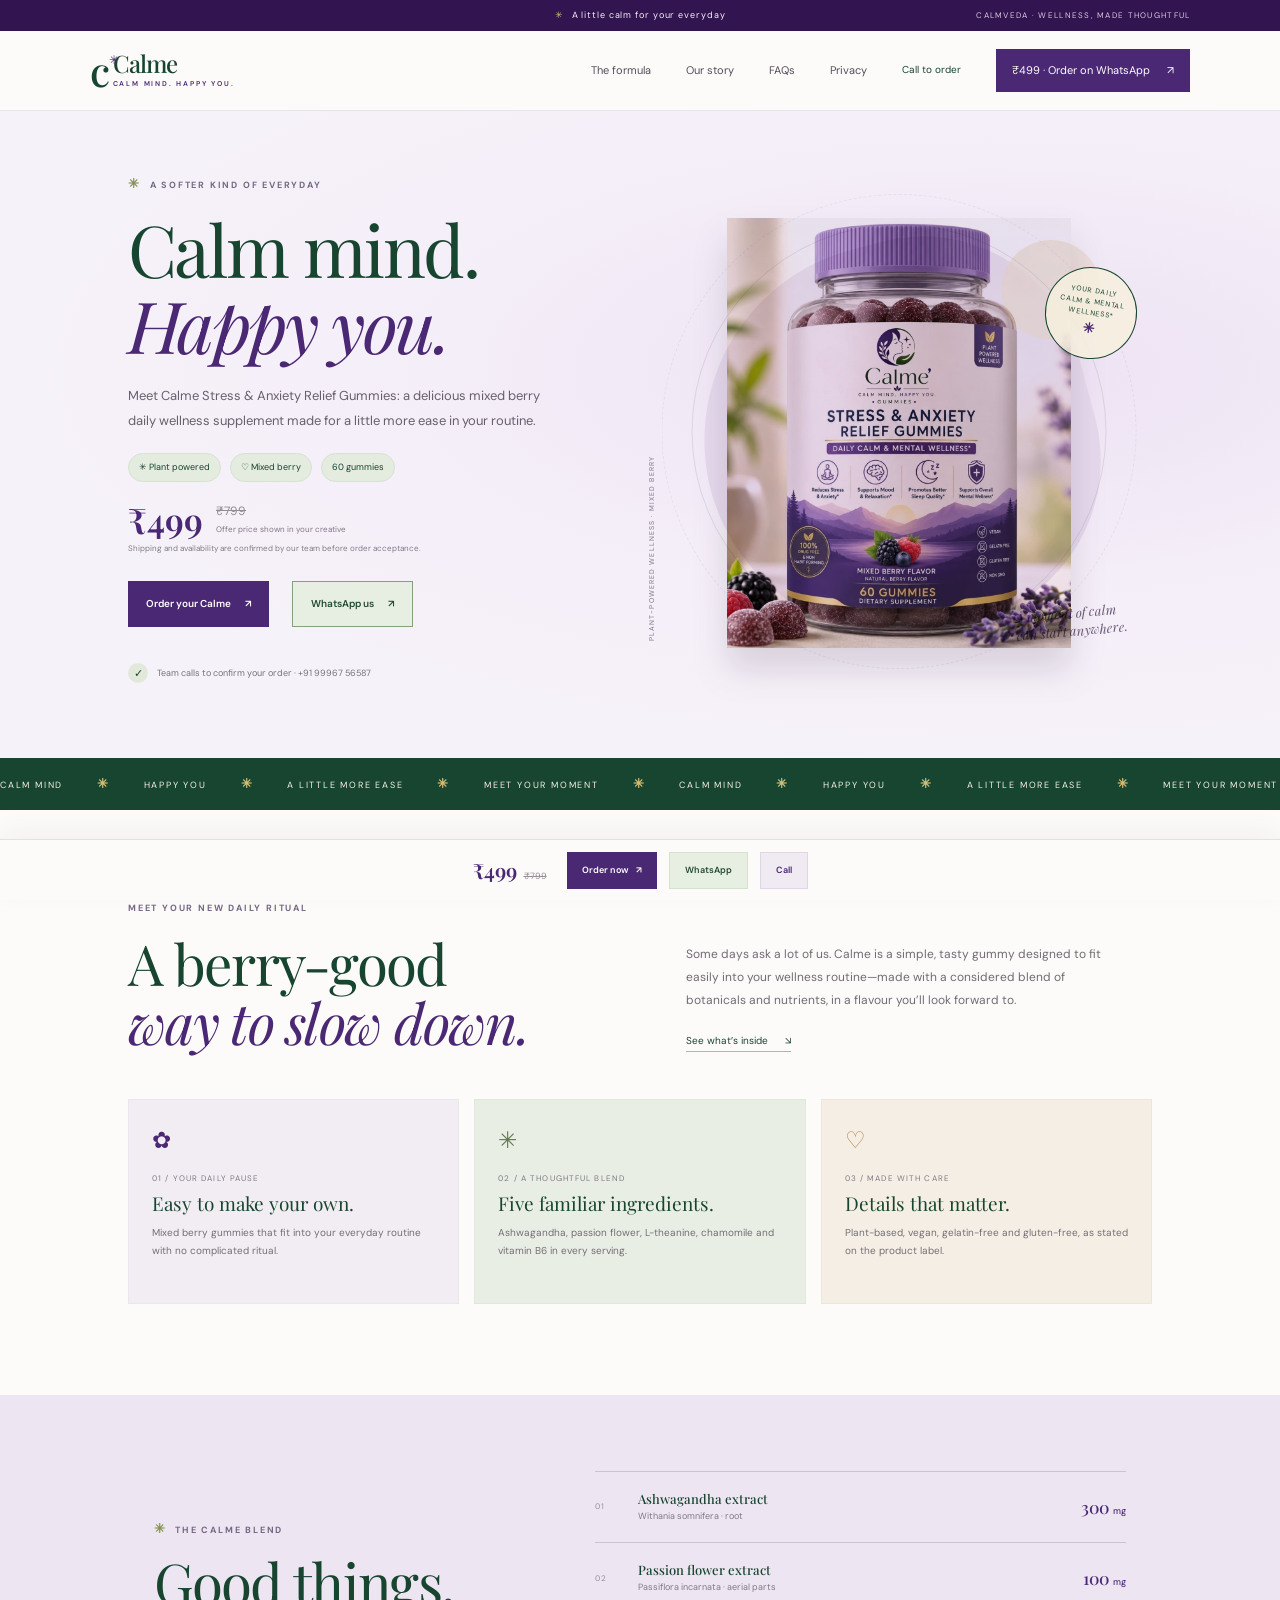
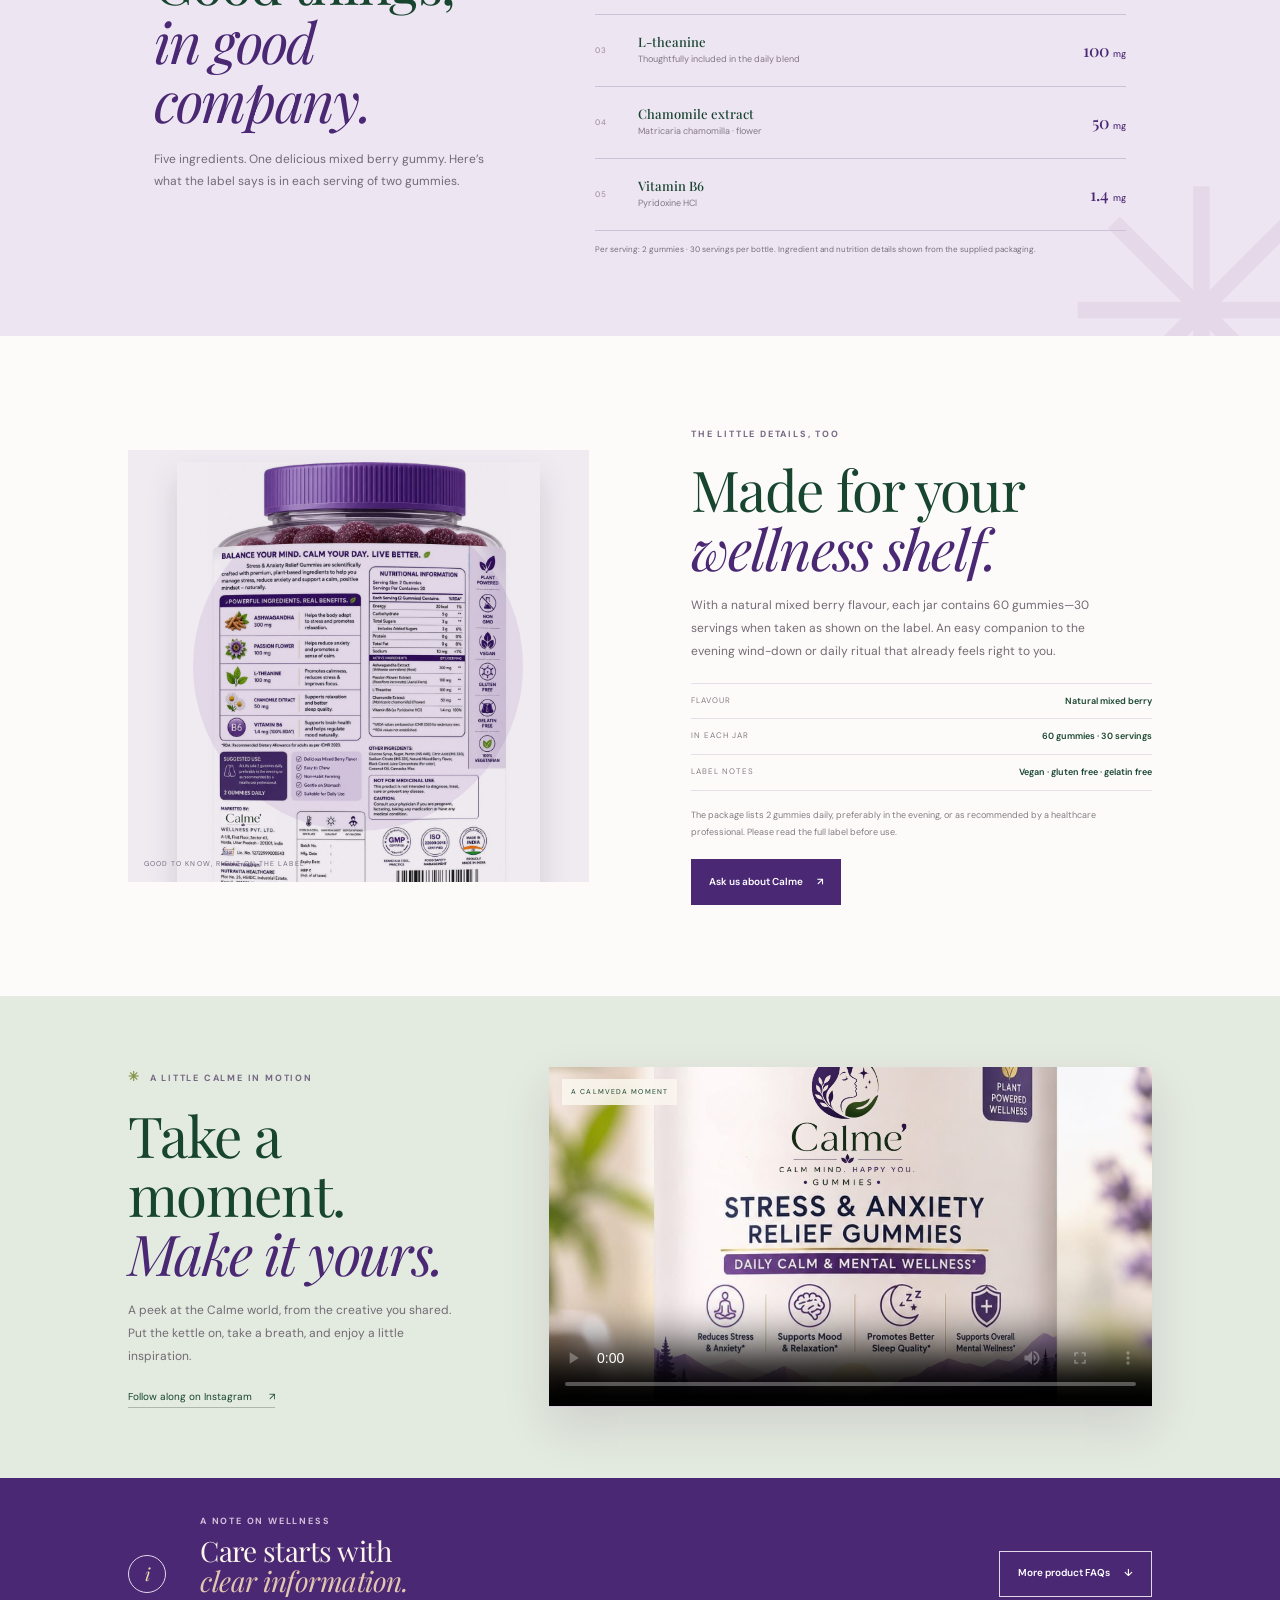
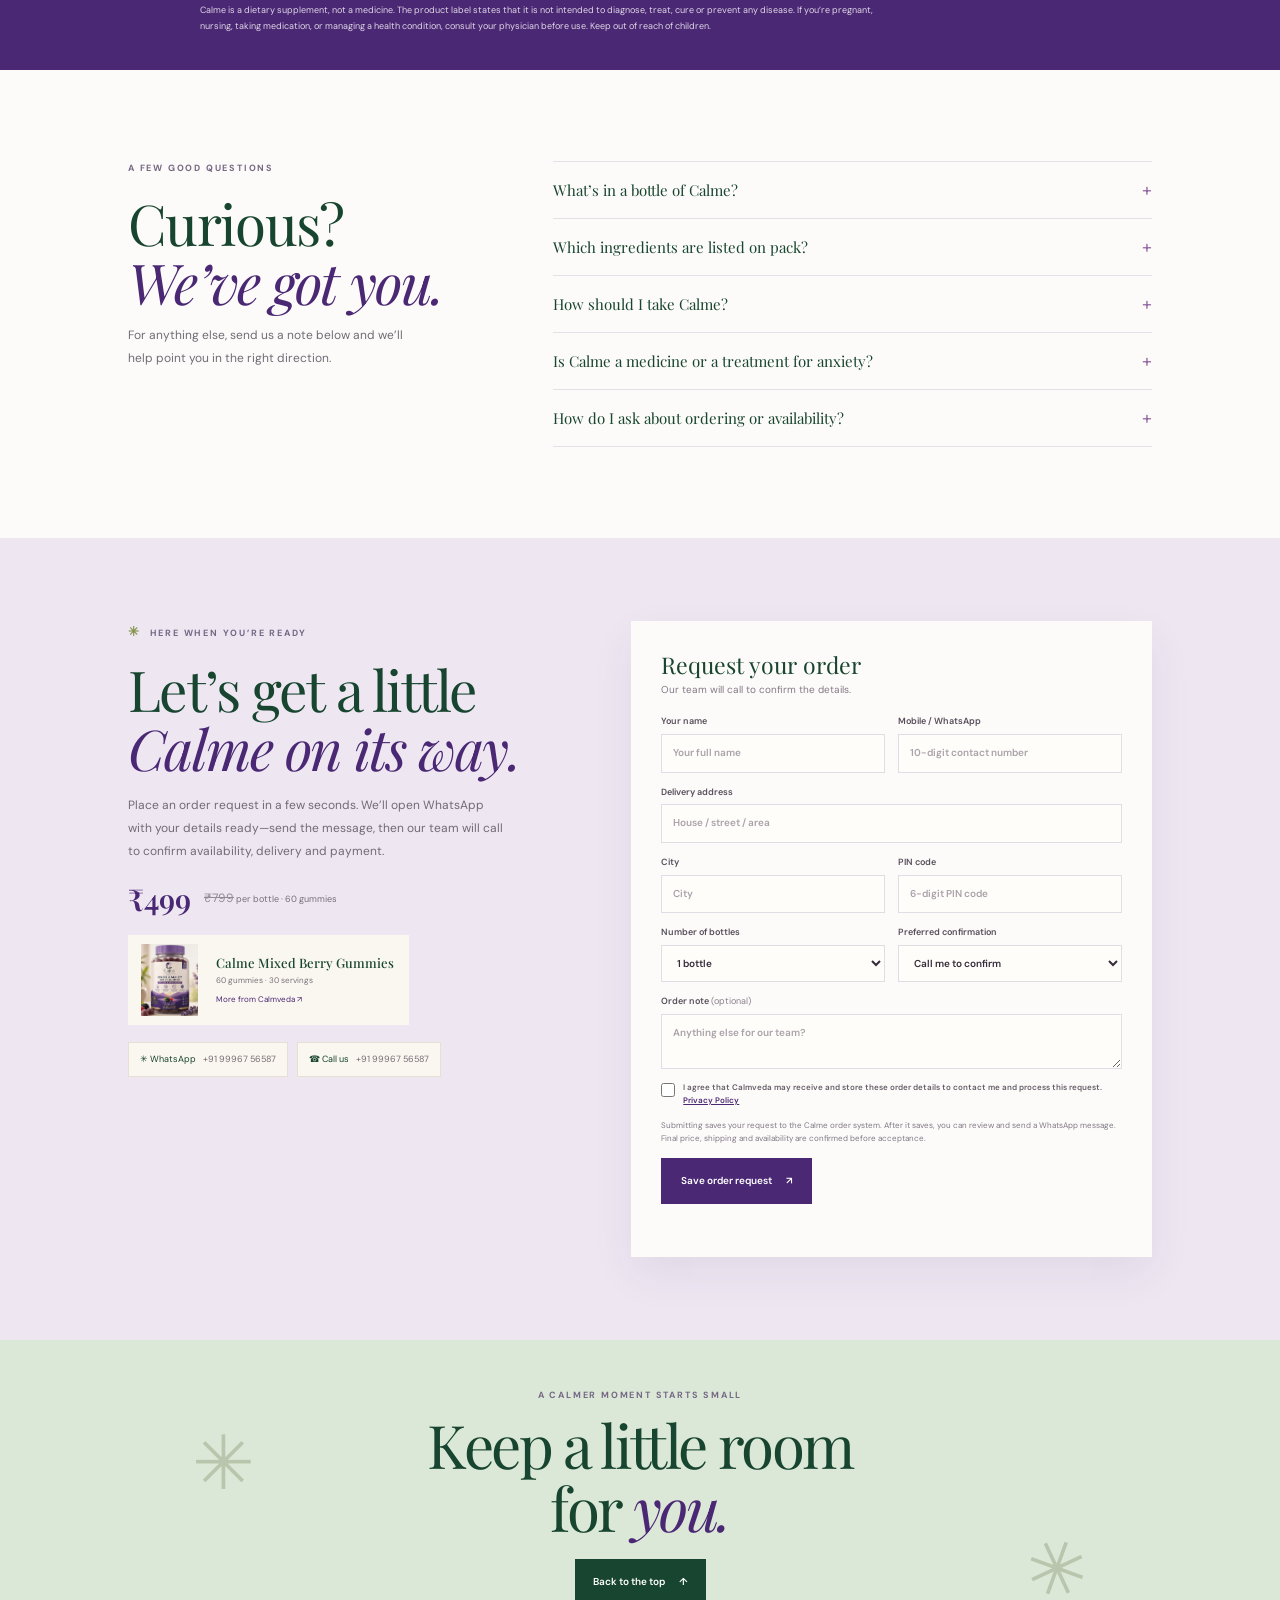
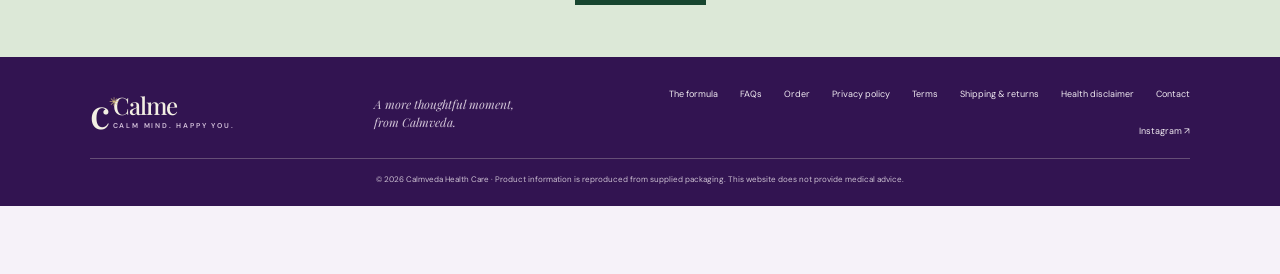
<file: index.html>
<!doctype html>
<html lang="en">
<head>
  <meta charset="utf-8"><meta name="viewport" content="width=device-width, initial-scale=1">
  <meta name="theme-color" content="#f6f2f9"><meta name="description" content="Meet Calme Stress & Anxiety Relief Gummies by Calmveda. Mixed berry, plant-powered wellness in a 60-gummy bottle.">
  <title>Calme — Calm mind. Happy you.</title>
  <link rel="preconnect" href="https://fonts.googleapis.com"><link rel="preconnect" href="https://fonts.gstatic.com" crossorigin>
  <link href="https://fonts.googleapis.com/css2?family=DM+Sans:wght@400;500;600;700&family=Playfair+Display:wght@400;500;600&display=swap" rel="stylesheet"><link rel="stylesheet" href="styles.css">
</head>
<body>
  <div class="announcement"><span class="announcement-leaf">✳</span> A little calm for your everyday <span class="announcement-right">CALMVEDA · WELLNESS, MADE THOUGHTFUL</span></div>
  <header class="site-header"><a class="brand" href="index.html#home" aria-label="Calme home"><span class="brand-symbol">c<span>✳</span></span><span class="brand-name">Calme<small>CALM MIND. HAPPY YOU.</small></span></a><button class="menu-toggle" aria-label="Open menu" aria-expanded="false">☰</button><nav class="nav-links" aria-label="Main navigation"><a href="#formula">The formula</a><a href="#story">Our story</a><a href="#faq">FAQs</a><a href="privacy-policy.html">Privacy</a><a class="nav-phone" href="tel:+919996756587">Call to order</a><a class="nav-cta" href="#order">₹499 · Order on WhatsApp <span>↗</span></a></nav></header>
  <main>
    <section class="hero" id="home"><div class="hero-copy"><p class="eyebrow"><span class="leaf-dot">✳</span> A SOFTER KIND OF EVERYDAY</p><h1>Calm mind.<br><em>Happy you.</em></h1><p class="hero-lead">Meet Calme Stress &amp; Anxiety Relief Gummies: a delicious mixed berry daily wellness supplement made for a little more ease in your routine.</p><div class="hero-tags"><span>✳ Plant powered</span><span>♡ Mixed berry</span><span>60 gummies</span></div><div class="hero-price"><strong>₹499</strong><span><s>₹799</s><small>Offer price shown in your creative</small></span></div><p class="price-note">Shipping and availability are confirmed by our team before order acceptance.</p><div class="hero-actions"><a class="button button-purple" href="#order">Order your Calme <span>↗</span></a><a class="button button-whatsapp" href="https://wa.me/919996756587?text=Hi%20Calmveda%2C%20I%27d%20like%20to%20order%20Calme%20gummies." target="_blank" rel="noreferrer">WhatsApp us <span>↗</span></a></div><div class="hero-trust"><span class="trust-icon">✓</span><p>Team calls to confirm your order · <a href="tel:+919996756587">+91 99967 56587</a></p></div></div><div class="hero-visual"><div class="hero-blob"></div><div class="hero-sun"></div><div class="hero-orbit orbit-a"></div><div class="hero-orbit orbit-b"></div><img class="hero-bottle" src="assets/calme-gummies-front.png" alt="Calme Stress &amp; Anxiety Relief Gummies, mixed berry, 60 gummies"><div class="hero-sticker"><span>YOUR DAILY<br>CALM &amp; MENTAL<br>WELLNESS*</span><b>✳</b></div><span class="hero-caption">A moment of calm<br>can start anywhere.</span><span class="hero-side-note">PLANT-POWERED WELLNESS · MIXED BERRY</span></div></section>
    <div class="marquee" aria-label="Calme brand message"><div>CALM MIND <b>✳</b> HAPPY YOU <b>✳</b> A LITTLE MORE EASE <b>✳</b> MEET YOUR MOMENT <b>✳</b> CALM MIND <b>✳</b> HAPPY YOU <b>✳</b> A LITTLE MORE EASE <b>✳</b> MEET YOUR MOMENT <b>✳</b></div></div>
    <section class="product-overview section-pad" id="story"><div class="overview-top"><div><p class="eyebrow">MEET YOUR NEW DAILY RITUAL</p><h2>A berry-good<br><em>way to slow down.</em></h2></div><div class="overview-copy"><p>Some days ask a lot of us. Calme is a simple, tasty gummy designed to fit easily into your wellness routine—made with a considered blend of botanicals and nutrients, in a flavour you’ll look forward to.</p><a class="text-link text-link-dark" href="#formula">See what’s inside <span>↘</span></a></div></div><div class="benefit-cards"><article><span class="benefit-icon icon-lotus">✿</span><p class="card-number">01 / YOUR DAILY PAUSE</p><h3>Easy to make your own.</h3><p>Mixed berry gummies that fit into your everyday routine with no complicated ritual.</p></article><article><span class="benefit-icon icon-brain">✳</span><p class="card-number">02 / A THOUGHTFUL BLEND</p><h3>Five familiar ingredients.</h3><p>Ashwagandha, passion flower, L-theanine, chamomile and vitamin B6 in every serving.</p></article><article><span class="benefit-icon icon-heart">♡</span><p class="card-number">03 / MADE WITH CARE</p><h3>Details that matter.</h3><p>Plant-based, vegan, gelatin-free and gluten-free, as stated on the product label.</p></article></div></section>
    <section class="formula-section" id="formula"><div class="formula-heading"><p class="eyebrow"><span class="leaf-dot">✳</span> THE CALME BLEND</p><h2>Good things,<br><em>in good company.</em></h2><p>Five ingredients. One delicious mixed berry gummy. Here’s what the label says is in each serving of two gummies.</p></div><div class="ingredients"><article class="ingredient"><span class="ingredient-number">01</span><div><h3>Ashwagandha extract</h3><p>Withania somnifera · root</p></div><strong>300 <small>mg</small></strong></article><article class="ingredient"><span class="ingredient-number">02</span><div><h3>Passion flower extract</h3><p>Passiflora incarnata · aerial parts</p></div><strong>100 <small>mg</small></strong></article><article class="ingredient"><span class="ingredient-number">03</span><div><h3>L-theanine</h3><p>Thoughtfully included in the daily blend</p></div><strong>100 <small>mg</small></strong></article><article class="ingredient"><span class="ingredient-number">04</span><div><h3>Chamomile extract</h3><p>Matricaria chamomilla · flower</p></div><strong>50 <small>mg</small></strong></article><article class="ingredient"><span class="ingredient-number">05</span><div><h3>Vitamin B6</h3><p>Pyridoxine HCl</p></div><strong>1.4 <small>mg</small></strong></article><p class="ingredient-footnote">Per serving: 2 gummies · 30 servings per bottle. Ingredient and nutrition details shown from the supplied packaging.</p></div><div class="formula-decoration">✳</div></section>
    <section class="product-story section-pad"><div class="story-image-wrap"><div class="story-image-wash"></div><img src="assets/calme-gummies-back.png" alt="Back label of the Calme gummies bottle showing nutrition, ingredients and usage information" loading="lazy"><span class="story-image-caption">GOOD TO KNOW, RIGHT ON THE LABEL</span></div><div class="story-copy"><p class="eyebrow">THE LITTLE DETAILS, TOO</p><h2>Made for your<br><em>wellness shelf.</em></h2><p>With a natural mixed berry flavour, each jar contains 60 gummies—30 servings when taken as shown on the label. An easy companion to the evening wind-down or daily ritual that already feels right to you.</p><div class="product-detail-list"><div><span>FLAVOUR</span><strong>Natural mixed berry</strong></div><div><span>IN EACH JAR</span><strong>60 gummies · 30 servings</strong></div><div><span>LABEL NOTES</span><strong>Vegan · gluten free · gelatin free</strong></div></div><p class="small-note">The package lists 2 gummies daily, preferably in the evening, or as recommended by a healthcare professional. Please read the full label before use.</p><a class="button button-purple" href="#order">Ask us about Calme <span>↗</span></a></div></section>
    <section class="creative-section"><div class="creative-copy"><p class="eyebrow"><span class="leaf-dot">✳</span> A LITTLE CALME IN MOTION</p><h2>Take a moment.<br><em>Make it yours.</em></h2><p>A peek at the Calme world, from the creative you shared. Put the kettle on, take a breath, and enjoy a little inspiration.</p><a class="text-link text-link-dark" href="https://www.instagram.com/calmveda_healthcare/" target="_blank" rel="noreferrer">Follow along on Instagram <span>↗</span></a></div><div class="video-frame"><video controls playsinline preload="metadata" poster="assets/calme-gummies-front.png"><source src="assets/calme-creative.mp4" type="video/mp4">Your browser does not support embedded video.</video><span class="video-label">A CALMVEDA MOMENT</span></div></section>
    <section class="caution-section"><div class="caution-mark">i</div><div><p class="eyebrow">A NOTE ON WELLNESS</p><h2>Care starts with<br><em>clear information.</em></h2><p>Calme is a dietary supplement, not a medicine. The product label states that it is not intended to diagnose, treat, cure or prevent any disease. If you’re pregnant, nursing, taking medication, or managing a health condition, consult your physician before use. Keep out of reach of children.</p></div><a class="button button-outline" href="#faq">More product FAQs <span>↓</span></a></section>
    <section class="faq section-pad" id="faq"><div class="faq-heading"><p class="eyebrow">A FEW GOOD QUESTIONS</p><h2>Curious?<br><em>We’ve got you.</em></h2><p>For anything else, send us a note below and we’ll help point you in the right direction.</p></div><div class="faq-list"><details><summary>What’s in a bottle of Calme?<span>+</span></summary><p>Each bottle contains 60 mixed berry gummies. The supplied label lists 30 servings per bottle, with a serving size of two gummies.</p></details><details><summary>Which ingredients are listed on pack?<span>+</span></summary><p>Ashwagandha extract (300 mg), passion flower extract (100 mg), L-theanine (100 mg), chamomile extract (50 mg), and vitamin B6 (1.4 mg) per two-gummy serving. Please refer to your product label for the full ingredient list.</p></details><details><summary>How should I take Calme?<span>+</span></summary><p>The supplied label suggests adults take two gummies daily, preferably in the evening, or as recommended by a healthcare professional. Read the label and consult your physician if you have questions about use.</p></details><details><summary>Is Calme a medicine or a treatment for anxiety?<span>+</span></summary><p>No. Calme is a dietary supplement. The package says it is not for medicinal use and is not intended to diagnose, treat, cure or prevent any disease. It is not a substitute for professional medical or mental-health care.</p></details><details><summary>How do I ask about ordering or availability?<span>+</span></summary><p>Use the enquiry form below to ask about Calme. It is a preview form for this website; connect it to your chosen business email, WhatsApp or order system before publishing for live enquiries.</p></details></div></section>
    <section class="order-section" id="order"><div class="order-copy"><p class="eyebrow"><span class="leaf-dot">✳</span> HERE WHEN YOU’RE READY</p><h2>Let’s get a little<br><em>Calme on its way.</em></h2><p>Place an order request in a few seconds. We’ll open WhatsApp with your details ready—send the message, then our team will call to confirm availability, delivery and payment.</p><div class="order-price"><strong>₹499</strong><span><s>₹799</s> per bottle · 60 gummies</span></div><div class="order-mini-product"><img src="assets/calme-gummies-front.png" alt="Calme gummies bottle" loading="lazy"><div><strong>Calme Mixed Berry Gummies</strong><span>60 gummies · 30 servings</span><a href="https://www.instagram.com/calmveda_healthcare/" target="_blank" rel="noreferrer">More from Calmveda ↗</a></div></div><div class="order-methods"><a href="https://wa.me/919996756587?text=Hi%20Calmveda%2C%20I%27d%20like%20to%20order%20Calme%20gummies." target="_blank" rel="noreferrer">✳ WhatsApp <span>+91 99967 56587</span></a><a href="tel:+919996756587">☎ Call us <span>+91 99967 56587</span></a></div></div><form class="order-form" id="orderForm"><h3>Request your order</h3><p class="form-subtitle">Our team will call to confirm the details.</p><div class="field-row"><label>Your name<input name="name" autocomplete="name" placeholder="Your full name" required></label><label>Mobile / WhatsApp<input name="phone" type="tel" autocomplete="tel" placeholder="10-digit contact number" pattern="[0-9+() -]{10,16}" required></label></div><label>Delivery address<input name="address" autocomplete="street-address" placeholder="House / street / area" required></label><div class="field-row"><label>City<input name="city" autocomplete="address-level2" placeholder="City" required></label><label>PIN code<input name="pincode" inputmode="numeric" autocomplete="postal-code" placeholder="6-digit PIN code" pattern="[0-9]{6}" required></label></div><div class="field-row"><label>Number of bottles<select name="quantity"><option>1 bottle</option><option>2 bottles</option><option>3 bottles</option><option>4 bottles</option><option>5 bottles</option></select></label><label>Preferred confirmation<select name="callback"><option>Call me to confirm</option><option>WhatsApp me to confirm</option></select></label></div><label>Order note <span class="optional">(optional)</span><textarea name="message" rows="2" placeholder="Anything else for our team?"></textarea></label><label class="consent-row"><input type="checkbox" name="privacyConsent" required><span>I agree that Calmveda may receive and store these order details to contact me and process this request. <a href="privacy-policy.html">Privacy Policy</a></span></label><p class="form-caution">Submitting saves your request to the Calme order system. After it saves, you can review and send a WhatsApp message. Final price, shipping and availability are confirmed before acceptance.</p><button class="button button-purple submit-button" type="submit">Save order request <span>↗</span></button><p id="formStatus" class="form-status" aria-live="polite"></p><a id="whatsappContinue" class="button button-whatsapp whatsapp-continue" href="#" target="_blank" rel="noreferrer">Review and send in WhatsApp <span>↗</span></a></form></section>
    <section class="closing"><span class="closing-flower flower-left">✳</span><p class="eyebrow">A CALMER MOMENT STARTS SMALL</p><h2>Keep a little room<br>for <em>you.</em></h2><a class="button button-light" href="#home">Back to the top <span>↑</span></a><span class="closing-flower flower-right">✳</span></section>
  </main>
  <footer class="footer"><a class="brand footer-brand" href="index.html#home"><span class="brand-symbol">c<span>✳</span></span><span class="brand-name">Calme<small>CALM MIND. HAPPY YOU.</small></span></a><p class="footer-tagline">A more thoughtful moment,<br>from Calmveda.</p><nav class="footer-links"><a href="#formula">The formula</a><a href="#faq">FAQs</a><a href="#order">Order</a><a href="privacy-policy.html">Privacy policy</a><a href="terms.html">Terms</a><a href="shipping-returns.html">Shipping &amp; returns</a><a href="health-disclaimer.html">Health disclaimer</a><a href="contact.html">Contact</a><a href="https://www.instagram.com/calmveda_healthcare/" target="_blank" rel="noreferrer">Instagram ↗</a></nav><p class="footer-bottom">© <span id="year"></span> Calmveda Health Care · Product information is reproduced from supplied packaging. This website does not provide medical advice.</p></footer>
  <div class="quick-order" role="region" aria-label="Quick order options"><div class="quick-price"><strong>₹499</strong><s>₹799</s></div><a href="#order" class="quick-order-btn">Order now <span>↗</span></a><a href="https://wa.me/919996756587?text=Hi%20Calmveda%2C%20I%27d%20like%20to%20order%20Calme%20gummies." target="_blank" rel="noreferrer" class="quick-whatsapp" aria-label="Order Calme on WhatsApp">WhatsApp</a><a href="tel:+919996756587" class="quick-call" aria-label="Call Calmveda">Call</a></div>
  <script src="supabase-config.js"></script><script src="script.js"></script>
</body></html>
</file>
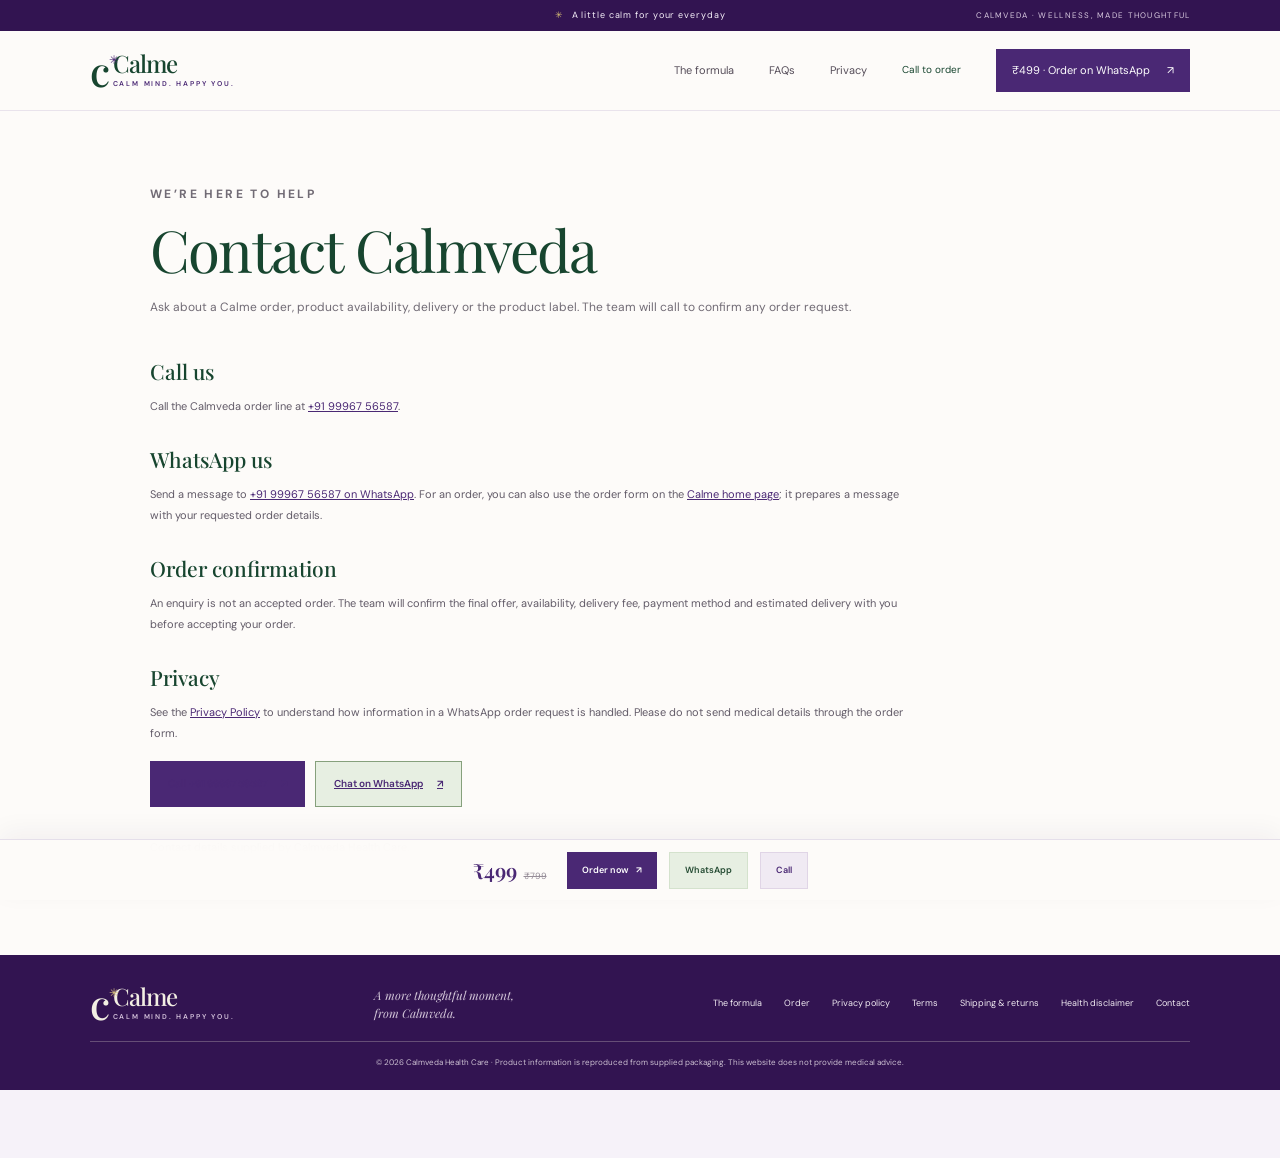
<file: contact.html>
<!doctype html><html lang="en"><head><meta charset="utf-8"><meta name="viewport" content="width=device-width, initial-scale=1"><meta name="theme-color" content="#f6f2f9"><meta name="description" content="Contact Calmveda about Calme orders, availability and product questions."><title>Contact Calmveda — Calme</title><link rel="preconnect" href="https://fonts.googleapis.com"><link rel="preconnect" href="https://fonts.gstatic.com" crossorigin><link href="https://fonts.googleapis.com/css2?family=DM+Sans:wght@400;500;600;700&family=Playfair+Display:wght@400;500;600&display=swap" rel="stylesheet"><link rel="stylesheet" href="styles.css"></head><body>
<div class="announcement"><span class="announcement-leaf">✳</span> A little calm for your everyday <span class="announcement-right">CALMVEDA · WELLNESS, MADE THOUGHTFUL</span></div><header class="site-header"><a class="brand" href="index.html#home"><span class="brand-symbol">c<span>✳</span></span><span class="brand-name">Calme<small>CALM MIND. HAPPY YOU.</small></span></a><button class="menu-toggle" aria-label="Open menu" aria-expanded="false">☰</button><nav class="nav-links" aria-label="Main navigation"><a href="index.html#formula">The formula</a><a href="index.html#faq">FAQs</a><a href="privacy-policy.html">Privacy</a><a class="nav-phone" href="tel:+919996756587">Call to order</a><a class="nav-cta" href="index.html#order">₹499 · Order on WhatsApp <span>↗</span></a></nav></header>
<main class="policy-main"><div class="policy-intro"><p class="eyebrow">WE’RE HERE TO HELP</p><h1>Contact Calmveda</h1><p>Ask about a Calme order, product availability, delivery or the product label. The team will call to confirm any order request.</p></div><div class="policy-content"><h2>Call us</h2><p>Call the Calmveda order line at <a href="tel:+919996756587">+91 99967 56587</a>.</p><h2>WhatsApp us</h2><p>Send a message to <a href="https://wa.me/919996756587">+91 99967 56587 on WhatsApp</a>. For an order, you can also use the order form on the <a href="index.html#order">Calme home page</a>; it prepares a message with your requested order details.</p><h2>Order confirmation</h2><p>An enquiry is not an accepted order. The team will confirm the final offer, availability, delivery fee, payment method and estimated delivery with you before accepting your order.</p><h2>Privacy</h2><p>See the <a href="privacy-policy.html">Privacy Policy</a> to understand how information in a WhatsApp order request is handled. Please do not send medical details through the order form.</p><div class="contact-actions"><a class="button button-purple" href="tel:+919996756587">Call +91 99967 56587 <span>↗</span></a><a class="button button-whatsapp" href="https://wa.me/919996756587?text=Hi%20Calmveda%2C%20I%20have%20a%20question%20about%20Calme." target="_blank" rel="noreferrer">Chat on WhatsApp <span>↗</span></a></div><p class="policy-updated">Contact details supplied by Calmveda Health Care.</p></div></main>
<footer class="footer"><a class="brand footer-brand" href="index.html#home"><span class="brand-symbol">c<span>✳</span></span><span class="brand-name">Calme<small>CALM MIND. HAPPY YOU.</small></span></a><p class="footer-tagline">A more thoughtful moment,<br>from Calmveda.</p><nav class="footer-links"><a href="index.html#formula">The formula</a><a href="index.html#order">Order</a><a href="privacy-policy.html">Privacy policy</a><a href="terms.html">Terms</a><a href="shipping-returns.html">Shipping &amp; returns</a><a href="health-disclaimer.html">Health disclaimer</a><a href="contact.html">Contact</a></nav><p class="footer-bottom">© 2026 Calmveda Health Care · Product information is reproduced from supplied packaging. This website does not provide medical advice.</p></footer><div class="quick-order" role="region" aria-label="Quick order options"><div class="quick-price"><strong>₹499</strong><s>₹799</s></div><a href="index.html#order" class="quick-order-btn">Order now <span>↗</span></a><a href="https://wa.me/919996756587?text=Hi%20Calmveda%2C%20I%27d%20like%20to%20order%20Calme%20gummies." target="_blank" rel="noreferrer" class="quick-whatsapp">WhatsApp</a><a href="tel:+919996756587" class="quick-call">Call</a></div><script src="script.js"></script></body></html>
</file>
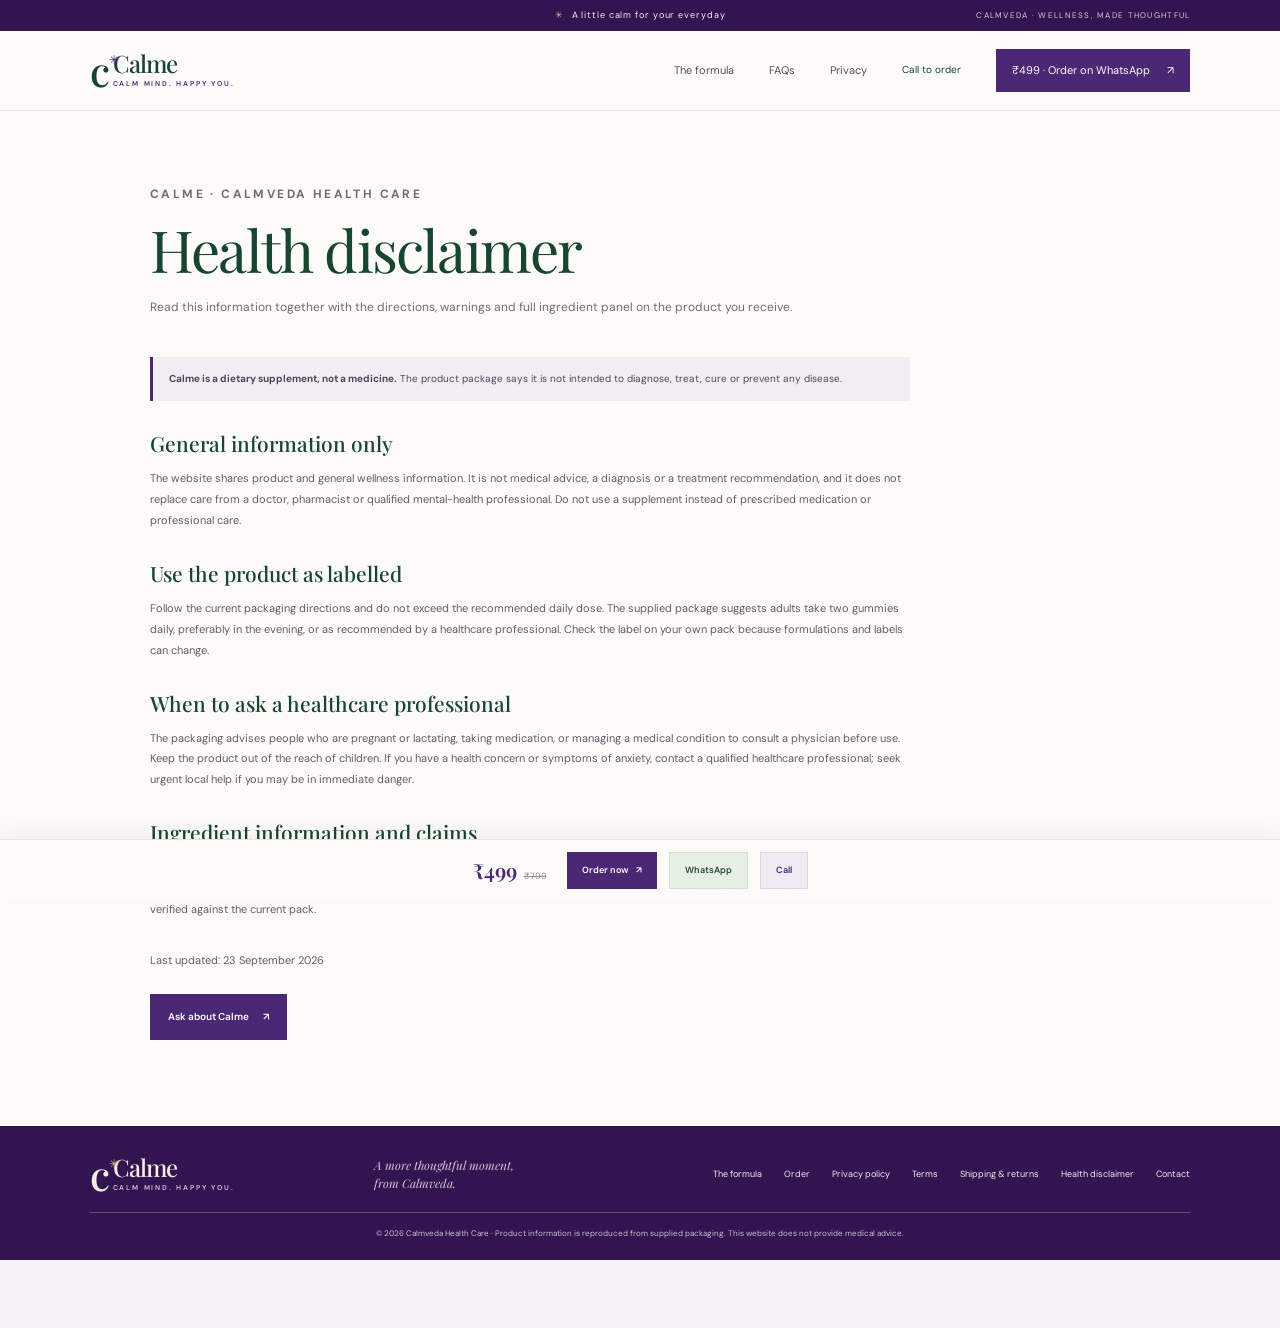
<file: health-disclaimer.html>
<!doctype html><html lang="en"><head><meta charset="utf-8"><meta name="viewport" content="width=device-width, initial-scale=1"><meta name="theme-color" content="#f6f2f9"><title>Health disclaimer — Calme</title><link rel="preconnect" href="https://fonts.googleapis.com"><link rel="preconnect" href="https://fonts.gstatic.com" crossorigin><link href="https://fonts.googleapis.com/css2?family=DM+Sans:wght@400;500;600;700&family=Playfair+Display:wght@400;500;600&display=swap" rel="stylesheet"><link rel="stylesheet" href="styles.css"></head><body>
<div class="announcement"><span class="announcement-leaf">✳</span> A little calm for your everyday <span class="announcement-right">CALMVEDA · WELLNESS, MADE THOUGHTFUL</span></div><header class="site-header"><a class="brand" href="index.html#home"><span class="brand-symbol">c<span>✳</span></span><span class="brand-name">Calme<small>CALM MIND. HAPPY YOU.</small></span></a><button class="menu-toggle" aria-label="Open menu" aria-expanded="false">☰</button><nav class="nav-links" aria-label="Main navigation"><a href="index.html#formula">The formula</a><a href="index.html#faq">FAQs</a><a href="privacy-policy.html">Privacy</a><a class="nav-phone" href="tel:+919996756587">Call to order</a><a class="nav-cta" href="index.html#order">₹499 · Order on WhatsApp <span>↗</span></a></nav></header>
<main class="policy-main"><div class="policy-intro"><p class="eyebrow">CALME · CALMVEDA HEALTH CARE</p><h1>Health disclaimer</h1><p>Read this information together with the directions, warnings and full ingredient panel on the product you receive.</p></div><div class="policy-content"><div class="policy-callout"><strong>Calme is a dietary supplement, not a medicine.</strong> The product package says it is not intended to diagnose, treat, cure or prevent any disease.</div><h2>General information only</h2><p>The website shares product and general wellness information. It is not medical advice, a diagnosis or a treatment recommendation, and it does not replace care from a doctor, pharmacist or qualified mental-health professional. Do not use a supplement instead of prescribed medication or professional care.</p><h2>Use the product as labelled</h2><p>Follow the current packaging directions and do not exceed the recommended daily dose. The supplied package suggests adults take two gummies daily, preferably in the evening, or as recommended by a healthcare professional. Check the label on your own pack because formulations and labels can change.</p><h2>When to ask a healthcare professional</h2><p>The packaging advises people who are pregnant or lactating, taking medication, or managing a medical condition to consult a physician before use. Keep the product out of the reach of children. If you have a health concern or symptoms of anxiety, contact a qualified healthcare professional; seek urgent local help if you may be in immediate danger.</p><h2>Ingredient information and claims</h2><p>Ingredient names and amounts shown on this site are transcribed from the supplied label and refer to a serving of two gummies. Individual responses can vary. No result is guaranteed. “Vegan,” “gluten free” and similar attributes are reproduced from the provided package and should be verified against the current pack.</p><p class="policy-updated">Last updated: 23 September 2026</p></div><a class="button button-purple policy-order-link" href="index.html#order">Ask about Calme <span>↗</span></a></main>
<footer class="footer"><a class="brand footer-brand" href="index.html#home"><span class="brand-symbol">c<span>✳</span></span><span class="brand-name">Calme<small>CALM MIND. HAPPY YOU.</small></span></a><p class="footer-tagline">A more thoughtful moment,<br>from Calmveda.</p><nav class="footer-links"><a href="index.html#formula">The formula</a><a href="index.html#order">Order</a><a href="privacy-policy.html">Privacy policy</a><a href="terms.html">Terms</a><a href="shipping-returns.html">Shipping &amp; returns</a><a href="health-disclaimer.html">Health disclaimer</a><a href="contact.html">Contact</a></nav><p class="footer-bottom">© 2026 Calmveda Health Care · Product information is reproduced from supplied packaging. This website does not provide medical advice.</p></footer><div class="quick-order" role="region" aria-label="Quick order options"><div class="quick-price"><strong>₹499</strong><s>₹799</s></div><a href="index.html#order" class="quick-order-btn">Order now <span>↗</span></a><a href="https://wa.me/919996756587?text=Hi%20Calmveda%2C%20I%27d%20like%20to%20order%20Calme%20gummies." target="_blank" rel="noreferrer" class="quick-whatsapp">WhatsApp</a><a href="tel:+919996756587" class="quick-call">Call</a></div><script src="script.js"></script></body></html>
</file>
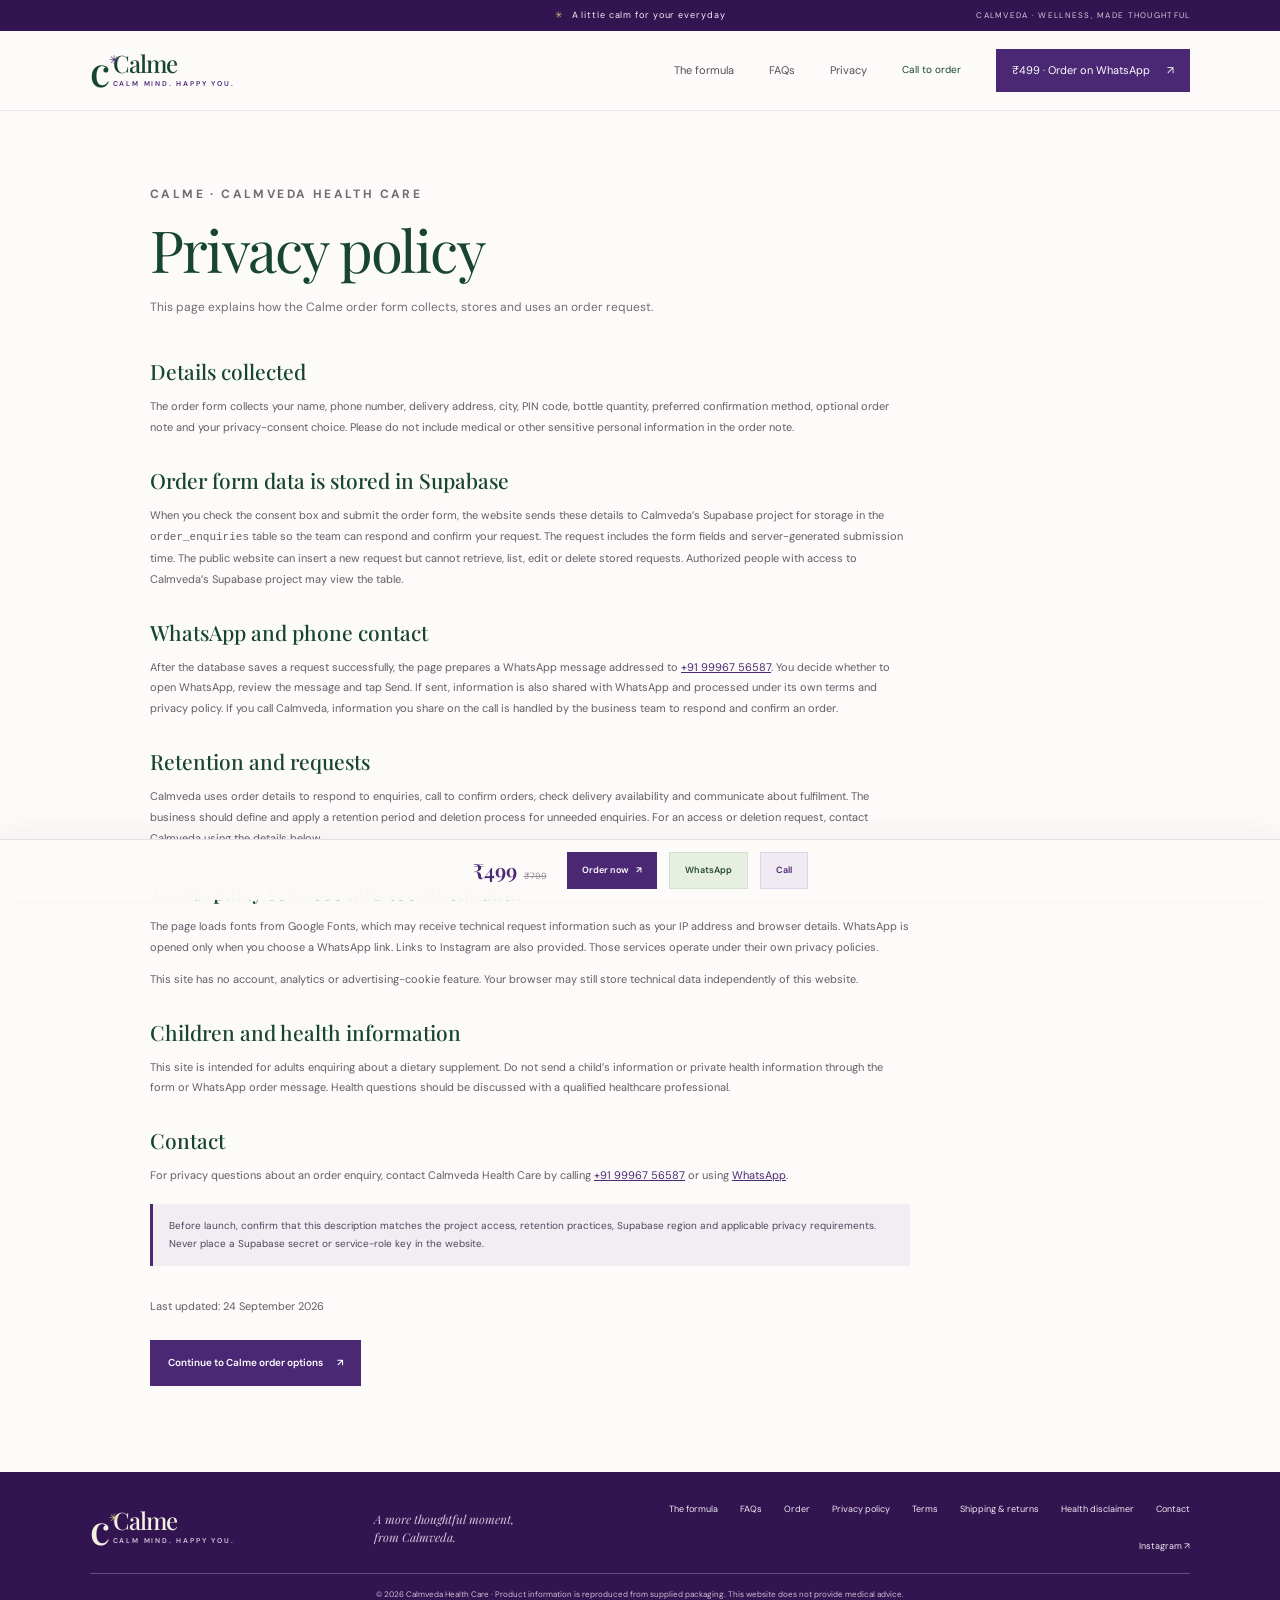
<file: privacy-policy.html>
<!doctype html>
<html lang="en"><head><meta charset="utf-8"><meta name="viewport" content="width=device-width, initial-scale=1"><meta name="theme-color" content="#f6f2f9"><meta name="description" content="Calme privacy policy: how order enquiries and WhatsApp handoffs work."><title>Privacy Policy — Calme</title><link rel="preconnect" href="https://fonts.googleapis.com"><link rel="preconnect" href="https://fonts.gstatic.com" crossorigin><link href="https://fonts.googleapis.com/css2?family=DM+Sans:wght@400;500;600;700&family=Playfair+Display:wght@400;500;600&display=swap" rel="stylesheet"><link rel="stylesheet" href="styles.css"></head><body>
<div class="announcement"><span class="announcement-leaf">✳</span> A little calm for your everyday <span class="announcement-right">CALMVEDA · WELLNESS, MADE THOUGHTFUL</span></div><header class="site-header"><a class="brand" href="index.html#home" aria-label="Calme home"><span class="brand-symbol">c<span>✳</span></span><span class="brand-name">Calme<small>CALM MIND. HAPPY YOU.</small></span></a><button class="menu-toggle" aria-label="Open menu" aria-expanded="false">☰</button><nav class="nav-links" aria-label="Main navigation"><a href="index.html#formula">The formula</a><a href="index.html#faq">FAQs</a><a href="privacy-policy.html" aria-current="page">Privacy</a><a class="nav-phone" href="tel:+919996756587">Call to order</a><a class="nav-cta" href="index.html#order">₹499 · Order on WhatsApp <span>↗</span></a></nav></header>
<main class="policy-main"><div class="policy-intro"><p class="eyebrow">CALME · CALMVEDA HEALTH CARE</p><h1>Privacy policy</h1><p>This page explains how the Calme order form collects, stores and uses an order request.</p></div><div class="policy-content"><h2>Details collected</h2><p>The order form collects your name, phone number, delivery address, city, PIN code, bottle quantity, preferred confirmation method, optional order note and your privacy-consent choice. Please do not include medical or other sensitive personal information in the order note.</p><h2>Order form data is stored in Supabase</h2><p>When you check the consent box and submit the order form, the website sends these details to Calmveda’s Supabase project for storage in the <code>order_enquiries</code> table so the team can respond and confirm your request. The request includes the form fields and server-generated submission time. The public website can insert a new request but cannot retrieve, list, edit or delete stored requests. Authorized people with access to Calmveda’s Supabase project may view the table.</p><h2>WhatsApp and phone contact</h2><p>After the database saves a request successfully, the page prepares a WhatsApp message addressed to <a href="https://wa.me/919996756587">+91 99967 56587</a>. You decide whether to open WhatsApp, review the message and tap Send. If sent, information is also shared with WhatsApp and processed under its own terms and privacy policy. If you call Calmveda, information you share on the call is handled by the business team to respond and confirm an order.</p><h2>Retention and requests</h2><p>Calmveda uses order details to respond to enquiries, call to confirm orders, check delivery availability and communicate about fulfilment. The business should define and apply a retention period and deletion process for unneeded enquiries. For an access or deletion request, contact Calmveda using the details below.</p><h2>Third-party services and technical data</h2><p>The page loads fonts from Google Fonts, which may receive technical request information such as your IP address and browser details. WhatsApp is opened only when you choose a WhatsApp link. Links to Instagram are also provided. Those services operate under their own privacy policies.</p><p>This site has no account, analytics or advertising-cookie feature. Your browser may still store technical data independently of this website.</p><h2>Children and health information</h2><p>This site is intended for adults enquiring about a dietary supplement. Do not send a child’s information or private health information through the form or WhatsApp order message. Health questions should be discussed with a qualified healthcare professional.</p><h2>Contact</h2><p>For privacy questions about an order enquiry, contact Calmveda Health Care by calling <a href="tel:+919996756587">+91 99967 56587</a> or using <a href="https://wa.me/919996756587">WhatsApp</a>.</p><div class="policy-callout">Before launch, confirm that this description matches the project access, retention practices, Supabase region and applicable privacy requirements. Never place a Supabase secret or service-role key in the website.</div><p class="policy-updated">Last updated: 24 September 2026</p></div><a class="button button-purple policy-order-link" href="index.html#order">Continue to Calme order options <span>↗</span></a></main>
<footer class="footer"><a class="brand footer-brand" href="index.html#home"><span class="brand-symbol">c<span>✳</span></span><span class="brand-name">Calme<small>CALM MIND. HAPPY YOU.</small></span></a><p class="footer-tagline">A more thoughtful moment,<br>from Calmveda.</p><nav class="footer-links"><a href="index.html#formula">The formula</a><a href="index.html#faq">FAQs</a><a href="index.html#order">Order</a><a href="privacy-policy.html">Privacy policy</a><a href="terms.html">Terms</a><a href="shipping-returns.html">Shipping &amp; returns</a><a href="health-disclaimer.html">Health disclaimer</a><a href="contact.html">Contact</a><a href="https://www.instagram.com/calmveda_healthcare/" target="_blank" rel="noreferrer">Instagram ↗</a></nav><p class="footer-bottom">© 2026 Calmveda Health Care · Product information is reproduced from supplied packaging. This website does not provide medical advice.</p></footer><div class="quick-order" role="region" aria-label="Quick order options"><div class="quick-price"><strong>₹499</strong><s>₹799</s></div><a href="index.html#order" class="quick-order-btn">Order now <span>↗</span></a><a href="https://wa.me/919996756587?text=Hi%20Calmveda%2C%20I%27d%20like%20to%20order%20Calme%20gummies." target="_blank" rel="noreferrer" class="quick-whatsapp">WhatsApp</a><a href="tel:+919996756587" class="quick-call">Call</a></div><script src="script.js"></script></body></html>
</file>
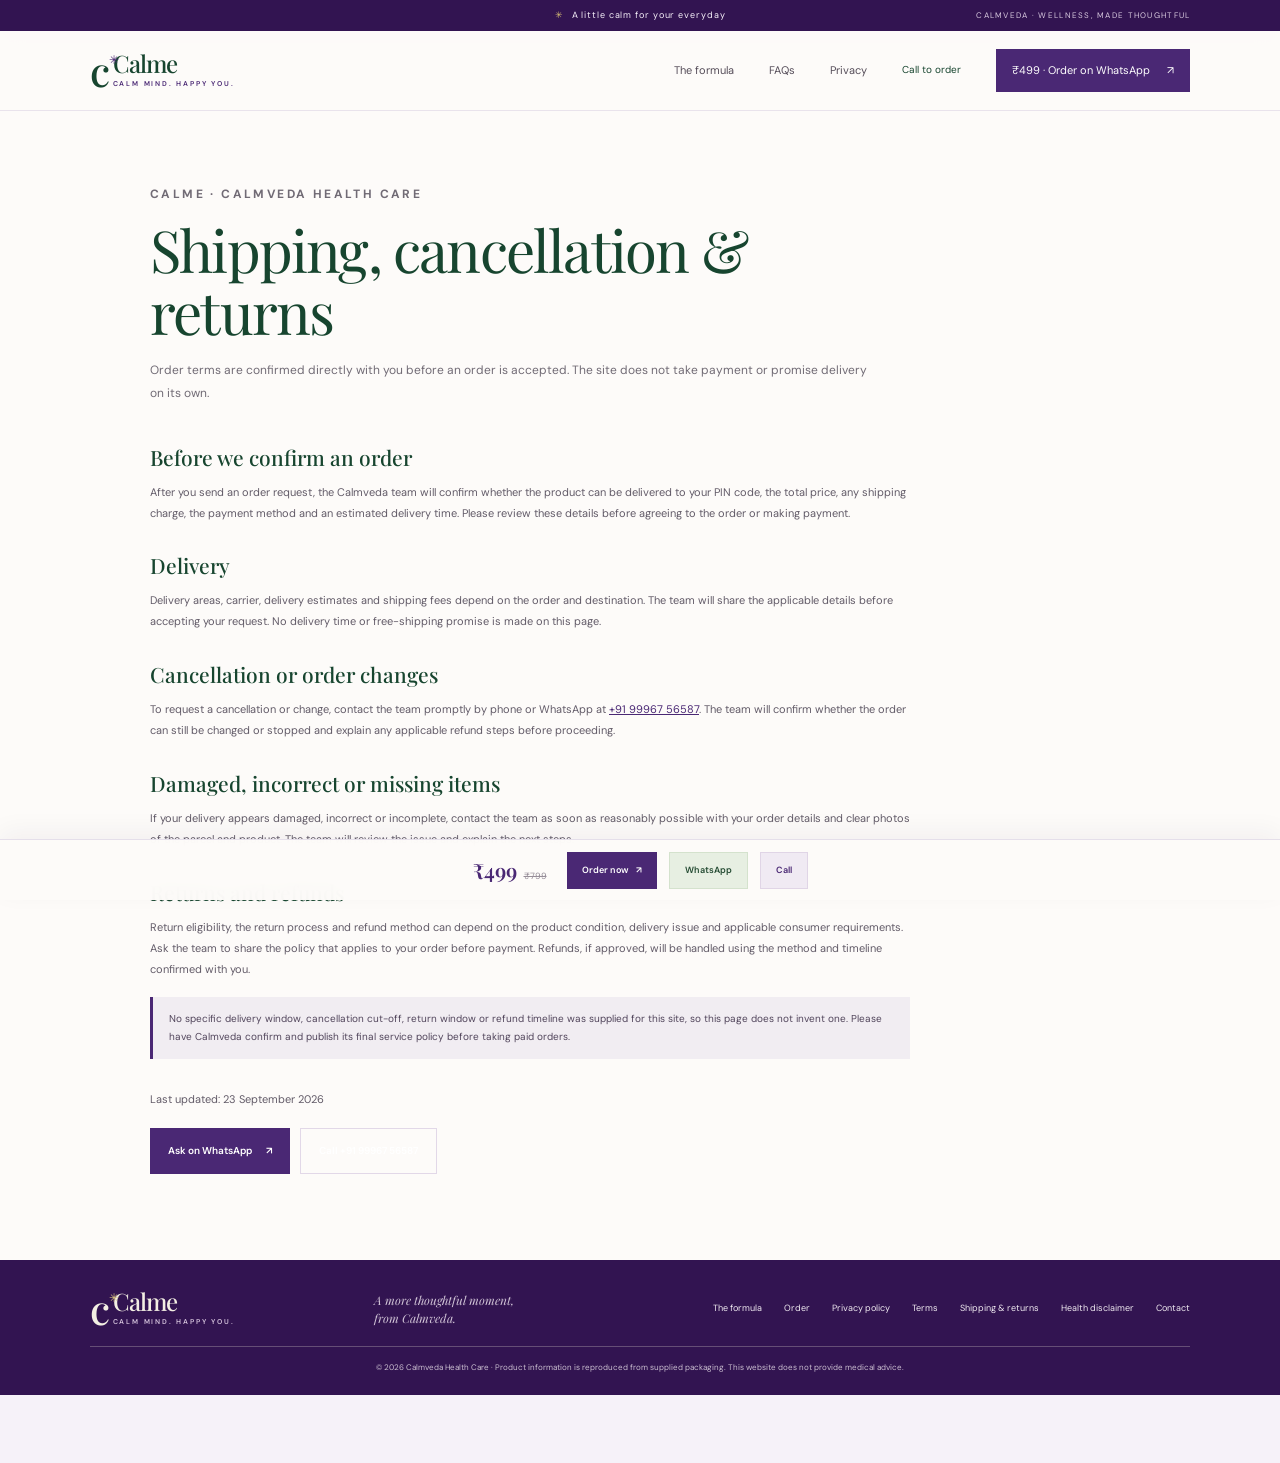
<file: shipping-returns.html>
<!doctype html><html lang="en"><head><meta charset="utf-8"><meta name="viewport" content="width=device-width, initial-scale=1"><meta name="theme-color" content="#f6f2f9"><title>Shipping, cancellation &amp; returns — Calme</title><link rel="preconnect" href="https://fonts.googleapis.com"><link rel="preconnect" href="https://fonts.gstatic.com" crossorigin><link href="https://fonts.googleapis.com/css2?family=DM+Sans:wght@400;500;600;700&family=Playfair+Display:wght@400;500;600&display=swap" rel="stylesheet"><link rel="stylesheet" href="styles.css"></head><body>
<div class="announcement"><span class="announcement-leaf">✳</span> A little calm for your everyday <span class="announcement-right">CALMVEDA · WELLNESS, MADE THOUGHTFUL</span></div><header class="site-header"><a class="brand" href="index.html#home"><span class="brand-symbol">c<span>✳</span></span><span class="brand-name">Calme<small>CALM MIND. HAPPY YOU.</small></span></a><button class="menu-toggle" aria-label="Open menu" aria-expanded="false">☰</button><nav class="nav-links" aria-label="Main navigation"><a href="index.html#formula">The formula</a><a href="index.html#faq">FAQs</a><a href="privacy-policy.html">Privacy</a><a class="nav-phone" href="tel:+919996756587">Call to order</a><a class="nav-cta" href="index.html#order">₹499 · Order on WhatsApp <span>↗</span></a></nav></header>
<main class="policy-main"><div class="policy-intro"><p class="eyebrow">CALME · CALMVEDA HEALTH CARE</p><h1>Shipping, cancellation &amp; returns</h1><p>Order terms are confirmed directly with you before an order is accepted. The site does not take payment or promise delivery on its own.</p></div><div class="policy-content"><h2>Before we confirm an order</h2><p>After you send an order request, the Calmveda team will confirm whether the product can be delivered to your PIN code, the total price, any shipping charge, the payment method and an estimated delivery time. Please review these details before agreeing to the order or making payment.</p><h2>Delivery</h2><p>Delivery areas, carrier, delivery estimates and shipping fees depend on the order and destination. The team will share the applicable details before accepting your request. No delivery time or free-shipping promise is made on this page.</p><h2>Cancellation or order changes</h2><p>To request a cancellation or change, contact the team promptly by phone or WhatsApp at <a href="tel:+919996756587">+91 99967 56587</a>. The team will confirm whether the order can still be changed or stopped and explain any applicable refund steps before proceeding.</p><h2>Damaged, incorrect or missing items</h2><p>If your delivery appears damaged, incorrect or incomplete, contact the team as soon as reasonably possible with your order details and clear photos of the parcel and product. The team will review the issue and explain the next steps.</p><h2>Returns and refunds</h2><p>Return eligibility, the return process and refund method can depend on the product condition, delivery issue and applicable consumer requirements. Ask the team to share the policy that applies to your order before payment. Refunds, if approved, will be handled using the method and timeline confirmed with you.</p><div class="policy-callout">No specific delivery window, cancellation cut-off, return window or refund timeline was supplied for this site, so this page does not invent one. Please have Calmveda confirm and publish its final service policy before taking paid orders.</div><p class="policy-updated">Last updated: 23 September 2026</p></div><div class="contact-actions"><a class="button button-purple" href="https://wa.me/919996756587?text=Hi%20Calmveda%2C%20I%20have%20a%20shipping%20or%20returns%20question." target="_blank" rel="noreferrer">Ask on WhatsApp <span>↗</span></a><a class="button button-outline" href="tel:+919996756587">Call +91 99967 56587</a></div></main>
<footer class="footer"><a class="brand footer-brand" href="index.html#home"><span class="brand-symbol">c<span>✳</span></span><span class="brand-name">Calme<small>CALM MIND. HAPPY YOU.</small></span></a><p class="footer-tagline">A more thoughtful moment,<br>from Calmveda.</p><nav class="footer-links"><a href="index.html#formula">The formula</a><a href="index.html#order">Order</a><a href="privacy-policy.html">Privacy policy</a><a href="terms.html">Terms</a><a href="shipping-returns.html">Shipping &amp; returns</a><a href="health-disclaimer.html">Health disclaimer</a><a href="contact.html">Contact</a></nav><p class="footer-bottom">© 2026 Calmveda Health Care · Product information is reproduced from supplied packaging. This website does not provide medical advice.</p></footer><div class="quick-order" role="region" aria-label="Quick order options"><div class="quick-price"><strong>₹499</strong><s>₹799</s></div><a href="index.html#order" class="quick-order-btn">Order now <span>↗</span></a><a href="https://wa.me/919996756587?text=Hi%20Calmveda%2C%20I%27d%20like%20to%20order%20Calme%20gummies." target="_blank" rel="noreferrer" class="quick-whatsapp">WhatsApp</a><a href="tel:+919996756587" class="quick-call">Call</a></div><script src="script.js"></script></body></html>
</file>
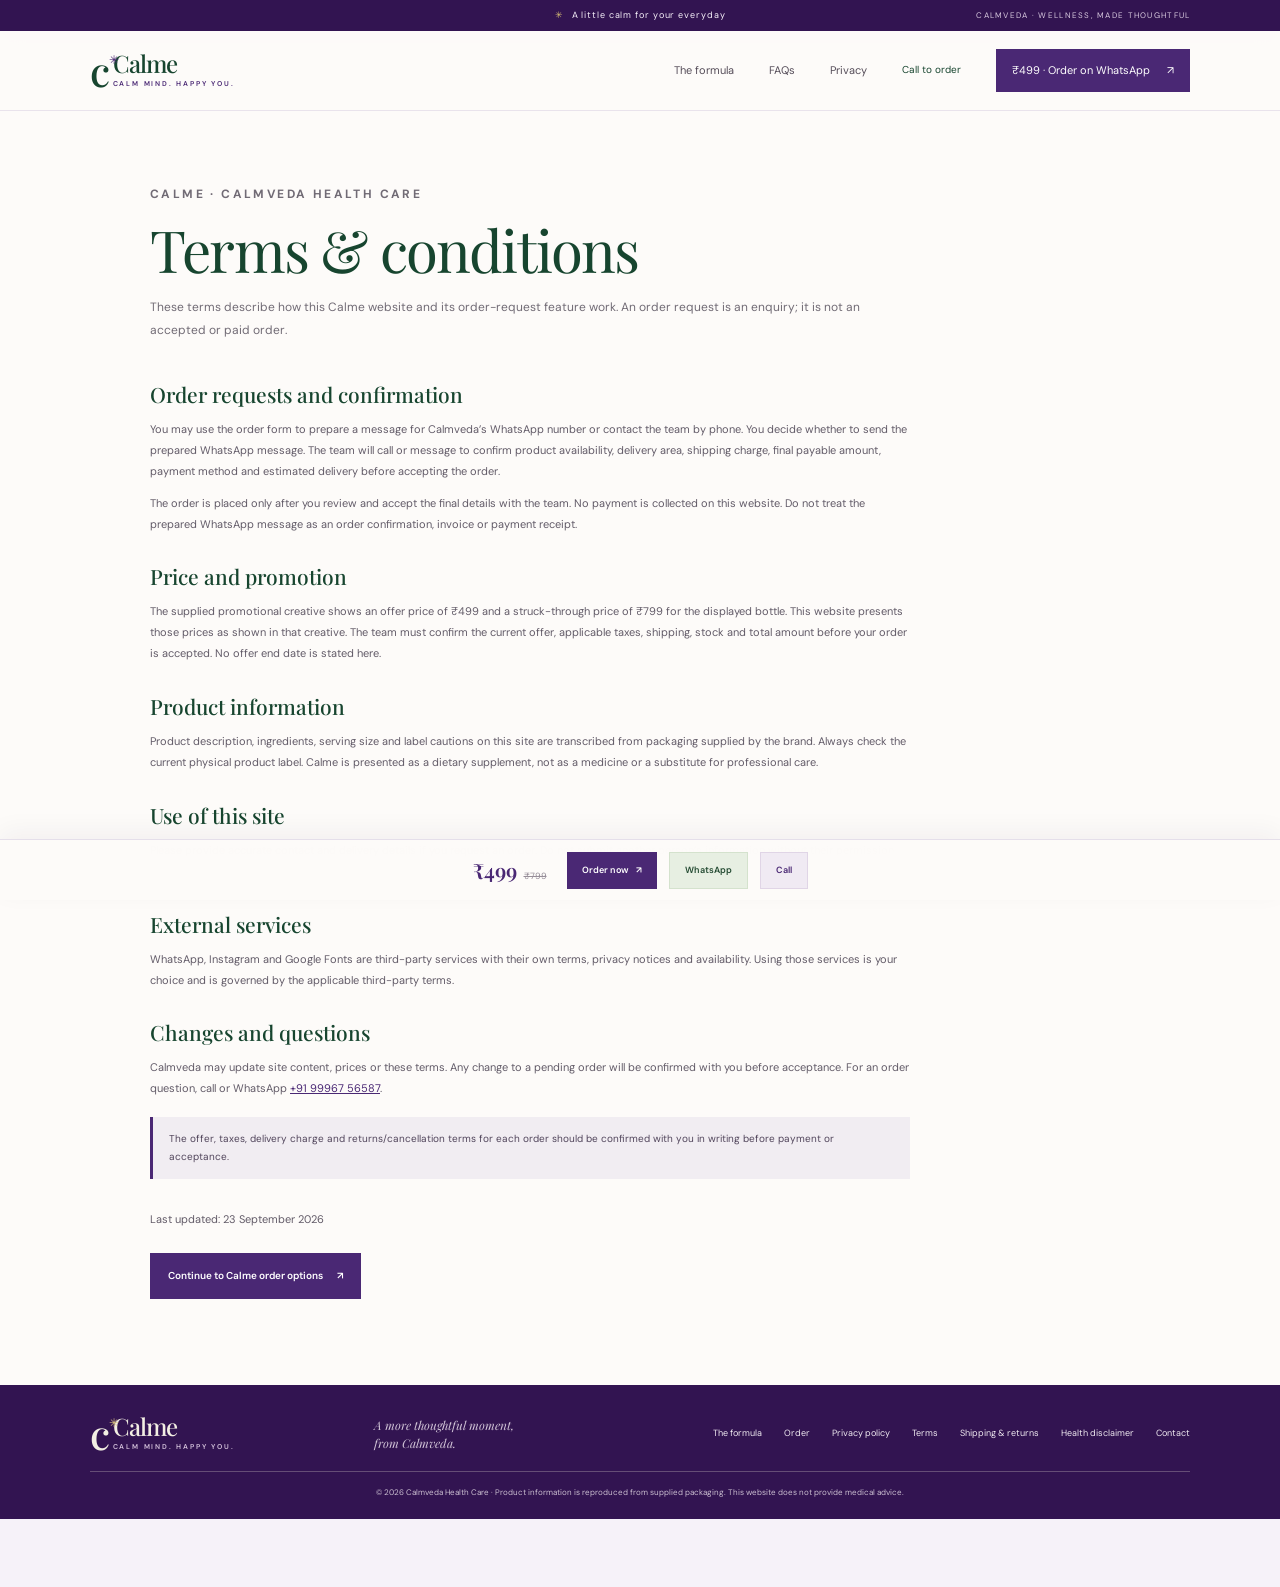
<file: terms.html>
<!doctype html><html lang="en"><head><meta charset="utf-8"><meta name="viewport" content="width=device-width, initial-scale=1"><meta name="theme-color" content="#f6f2f9"><title>Terms &amp; conditions — Calme</title><link rel="preconnect" href="https://fonts.googleapis.com"><link rel="preconnect" href="https://fonts.gstatic.com" crossorigin><link href="https://fonts.googleapis.com/css2?family=DM+Sans:wght@400;500;600;700&family=Playfair+Display:wght@400;500;600&display=swap" rel="stylesheet"><link rel="stylesheet" href="styles.css"></head><body>
<div class="announcement"><span class="announcement-leaf">✳</span> A little calm for your everyday <span class="announcement-right">CALMVEDA · WELLNESS, MADE THOUGHTFUL</span></div><header class="site-header"><a class="brand" href="index.html#home"><span class="brand-symbol">c<span>✳</span></span><span class="brand-name">Calme<small>CALM MIND. HAPPY YOU.</small></span></a><button class="menu-toggle" aria-label="Open menu" aria-expanded="false">☰</button><nav class="nav-links" aria-label="Main navigation"><a href="index.html#formula">The formula</a><a href="index.html#faq">FAQs</a><a href="privacy-policy.html">Privacy</a><a class="nav-phone" href="tel:+919996756587">Call to order</a><a class="nav-cta" href="index.html#order">₹499 · Order on WhatsApp <span>↗</span></a></nav></header>
<main class="policy-main"><div class="policy-intro"><p class="eyebrow">CALME · CALMVEDA HEALTH CARE</p><h1>Terms &amp; conditions</h1><p>These terms describe how this Calme website and its order-request feature work. An order request is an enquiry; it is not an accepted or paid order.</p></div><div class="policy-content"><h2>Order requests and confirmation</h2><p>You may use the order form to prepare a message for Calmveda’s WhatsApp number or contact the team by phone. You decide whether to send the prepared WhatsApp message. The team will call or message to confirm product availability, delivery area, shipping charge, final payable amount, payment method and estimated delivery before accepting the order.</p><p>The order is placed only after you review and accept the final details with the team. No payment is collected on this website. Do not treat the prepared WhatsApp message as an order confirmation, invoice or payment receipt.</p><h2>Price and promotion</h2><p>The supplied promotional creative shows an offer price of ₹499 and a struck-through price of ₹799 for the displayed bottle. This website presents those prices as shown in that creative. The team must confirm the current offer, applicable taxes, shipping, stock and total amount before your order is accepted. No offer end date is stated here.</p><h2>Product information</h2><p>Product description, ingredients, serving size and label cautions on this site are transcribed from packaging supplied by the brand. Always check the current physical product label. Calme is presented as a dietary supplement, not as a medicine or a substitute for professional care.</p><h2>Use of this site</h2><p>Please provide accurate contact and delivery details if you request an order. Do not submit another person’s information without their permission, and do not include medical or other sensitive personal details in the optional order note.</p><h2>External services</h2><p>WhatsApp, Instagram and Google Fonts are third-party services with their own terms, privacy notices and availability. Using those services is your choice and is governed by the applicable third-party terms.</p><h2>Changes and questions</h2><p>Calmveda may update site content, prices or these terms. Any change to a pending order will be confirmed with you before acceptance. For an order question, call or WhatsApp <a href="tel:+919996756587">+91 99967 56587</a>.</p><div class="policy-callout">The offer, taxes, delivery charge and returns/cancellation terms for each order should be confirmed with you in writing before payment or acceptance.</div><p class="policy-updated">Last updated: 23 September 2026</p></div><a class="button button-purple policy-order-link" href="index.html#order">Continue to Calme order options <span>↗</span></a></main>
<footer class="footer"><a class="brand footer-brand" href="index.html#home"><span class="brand-symbol">c<span>✳</span></span><span class="brand-name">Calme<small>CALM MIND. HAPPY YOU.</small></span></a><p class="footer-tagline">A more thoughtful moment,<br>from Calmveda.</p><nav class="footer-links"><a href="index.html#formula">The formula</a><a href="index.html#order">Order</a><a href="privacy-policy.html">Privacy policy</a><a href="terms.html">Terms</a><a href="shipping-returns.html">Shipping &amp; returns</a><a href="health-disclaimer.html">Health disclaimer</a><a href="contact.html">Contact</a></nav><p class="footer-bottom">© 2026 Calmveda Health Care · Product information is reproduced from supplied packaging. This website does not provide medical advice.</p></footer><div class="quick-order" role="region" aria-label="Quick order options"><div class="quick-price"><strong>₹499</strong><s>₹799</s></div><a href="index.html#order" class="quick-order-btn">Order now <span>↗</span></a><a href="https://wa.me/919996756587?text=Hi%20Calmveda%2C%20I%27d%20like%20to%20order%20Calme%20gummies." target="_blank" rel="noreferrer" class="quick-whatsapp">WhatsApp</a><a href="tel:+919996756587" class="quick-call">Call</a></div><script src="script.js"></script></body></html>
</file>
<file: styles.css>
:root{--lav:#f6f2f9;--paper:#fdfbf9;--purple:#4a2874;--purple-deep:#321451;--purple-soft:#e7d9f0;--green:#17452f;--green-soft:#dce8d7;--gold:#d6bd74;--ink:#30293a;--muted:#77717e;--line:#e5dfea;--serif:'Playfair Display',Georgia,serif;--sans:'DM Sans',Arial,sans-serif}*{box-sizing:border-box}html{scroll-behavior:smooth;scroll-padding-top:90px}body{margin:0;background:var(--lav);color:var(--ink);font-family:var(--sans);font-size:14px;line-height:1.65;-webkit-font-smoothing:antialiased}a{color:inherit;text-decoration:none}button,input,select,textarea{font:inherit}img{max-width:100%;display:block}.announcement{height:31px;padding:0 7%;background:var(--purple-deep);color:#f7f1fa;display:flex;align-items:center;justify-content:center;position:relative;font-size:9px;letter-spacing:.1em}.announcement-leaf{color:var(--gold);margin-right:8px}.announcement-right{position:absolute;right:7%;font-size:8px;color:#d8c9df;letter-spacing:.16em}.site-header{height:80px;background:rgba(253,251,249,.95);border-bottom:1px solid #e9e3ec;display:flex;align-items:center;justify-content:space-between;padding:0 7%;position:sticky;top:0;z-index:20;backdrop-filter:blur(12px)}.brand{display:flex;align-items:center;gap:9px;color:var(--green)}.brand-symbol{font:500 41px/.9 var(--serif);letter-spacing:-6px;position:relative}.brand-symbol>span{position:absolute;right:-9px;top:0;color:var(--purple);font:12px var(--sans)}.brand-name{font:500 24px/.95 var(--serif);letter-spacing:-1px}.brand-name small{display:block;font:600 7px/1.6 var(--sans);letter-spacing:1.8px;color:var(--purple);margin-top:3px}.nav-links{display:flex;align-items:center;gap:35px;font-size:11px;color:#554d59}.nav-links>a:not(.nav-cta):hover,.footer-links a:hover{color:#a36283}.nav-cta{background:var(--purple);color:white;padding:12px 16px}.nav-cta span,.button span,.text-link span{margin-left:14px}.menu-toggle{display:none}.hero{min-height:587px;padding:62px 10% 65px;display:grid;grid-template-columns:.96fr 1.04fr;align-items:center;gap:5%;position:relative;overflow:hidden;background:radial-gradient(ellipse at 77% 40%,#ede1f3 0,#f4eef8 38%,var(--lav) 72%)}.hero-copy{max-width:480px;z-index:2;padding-bottom:10px}.eyebrow{font-size:9px;letter-spacing:.2em;font-weight:700;color:#756884;margin:0 0 17px}.leaf-dot{font-size:13px;color:#86954d;margin-right:5px}.hero h1,h2{font:400 clamp(46px,5.6vw,74px)/1.05 var(--serif);letter-spacing:-2.6px;color:var(--green);margin:0}.hero h1 em,h2 em{font-weight:400;color:var(--purple)}.hero-lead{font-size:13px;line-height:1.9;max-width:420px;color:#68606d;margin:22px 0 20px}.hero-tags{display:flex;gap:9px;flex-wrap:wrap}.hero-tags span{font-size:9px;color:var(--green);background:#e4ebdf;border:1px solid #d8e2d2;border-radius:50px;padding:6px 10px}.hero-actions{display:flex;align-items:center;gap:23px;margin-top:26px}.button{min-height:46px;padding:13px 18px;display:inline-flex;align-items:center;justify-content:center;font-size:10px;font-weight:600;transition:transform .2s,background .2s;border:0;cursor:pointer}.button:hover{transform:translateY(-2px)}.button-purple{background:var(--purple);color:white}.button-purple:hover{background:#38175e}.text-link{font-size:10px;color:#6c6370;border-bottom:1px solid #c7bcca;padding-bottom:4px}.hero-trust{display:flex;gap:9px;align-items:center;margin-top:36px}.trust-icon{display:grid;place-items:center;width:20px;height:20px;background:#e2e9db;color:var(--green);border-radius:50%;font-size:11px}.hero-trust p{font-size:9px;color:#77717b;margin:0}.hero-trust strong{color:var(--green)}.hero-visual{height:450px;position:relative;display:grid;place-items:center}.hero-blob{position:absolute;background:#e5d8ec;width:min(36vw,390px);height:min(36vw,390px);border-radius:55% 45% 46% 54%;transform:rotate(-15deg);top:36px;left:50%;translate:-50% 0}.hero-sun{position:absolute;background:#e8d7d1;width:100px;height:100px;border-radius:50%;right:10%;top:32px;opacity:.7}.hero-orbit{position:absolute;border:1px solid #8f7c9a35;border-radius:50%;width:415px;height:415px;left:50%;top:16px;translate:-50% 0}.orbit-b{width:475px;height:475px;top:-14px;border-style:dashed;opacity:.6}.hero-bottle{height:430px;width:min(75%,360px);object-fit:contain;position:relative;z-index:1;filter:drop-shadow(0 22px 17px #2e173523);border-radius:6px;mix-blend-mode:multiply}.hero-sticker{position:absolute;z-index:2;right:3%;top:59px;width:92px;height:92px;border-radius:50%;border:1px solid var(--green);background:#f7f0dfd9;display:grid;place-content:center;text-align:center;color:var(--green);font-size:7px;letter-spacing:.1em;line-height:1.55;transform:rotate(9deg)}.hero-sticker b{color:var(--purple);font-size:14px}.hero-caption{position:absolute;right:5%;bottom:18px;font:italic 13px/1.4 var(--serif);color:#6d5c78;transform:rotate(-5deg)}.hero-side-note{position:absolute;left:0;bottom:17px;writing-mode:vertical-rl;transform:rotate(180deg);font-size:7px;letter-spacing:.16em;color:#7e7487}.marquee{overflow:hidden;white-space:nowrap;background:var(--green);color:#f5f0e6;font-size:9px;letter-spacing:.2em;padding:15px 0}.marquee>div{display:inline-block;animation:marquee 36s linear infinite}.marquee b{font-size:13px;color:var(--gold);margin:0 30px}.section-pad{padding:91px 10%}.product-overview{background:var(--paper)}.overview-top{display:grid;grid-template-columns:1fr 1fr;gap:9%;align-items:end;margin-bottom:48px}.overview-top h2,.formula-heading h2,.story-copy h2,.creative-copy h2,.caution-section h2,.faq h2,.order-section h2{font-size:clamp(39px,4.4vw,57px);letter-spacing:-1.7px}.overview-copy{max-width:430px}.overview-copy>p,.formula-heading>p:not(.eyebrow),.story-copy>p:not(.eyebrow),.creative-copy>p:not(.eyebrow),.faq-heading>p:not(.eyebrow),.order-copy>p:not(.eyebrow){font-size:12px;line-height:1.9;color:#716b75;margin:0 0 16px}.text-link-dark{color:var(--green);border-color:#acb9aa}.benefit-cards{display:grid;grid-template-columns:repeat(3,1fr);gap:15px}.benefit-cards article{background:#f1edf2;border:1px solid #ebe5ed;padding:22px 23px 24px;min-height:205px}.benefit-cards article:nth-child(2){background:#e8eee4;border-color:#e0e8db}.benefit-cards article:nth-child(3){background:#f5eee4;border-color:#eee6d9}.benefit-icon{font-size:23px;color:var(--purple)}.benefit-cards article:nth-child(2) .benefit-icon{color:#627853}.benefit-cards article:nth-child(3) .benefit-icon{color:#bd8b51}.card-number{font-size:8px;letter-spacing:.14em;color:#827887;margin:12px 0 5px}.benefit-cards h3{font:400 19px var(--serif);color:var(--green);margin:0 0 8px}.benefit-cards article>p:last-child{font-size:10px;line-height:1.8;color:#746e77;margin:0}.formula-section{position:relative;overflow:hidden;background:#eee5f2;padding:76px 12% 80px;display:grid;grid-template-columns:.8fr 1.2fr;gap:9%;align-items:center}.formula-heading{position:relative;z-index:1}.formula-heading .eyebrow{margin-bottom:13px}.formula-heading h2{color:var(--green);margin-bottom:18px}.formula-heading>p:not(.eyebrow){max-width:330px}.ingredients{position:relative;z-index:1}.ingredient{min-height:72px;border-bottom:1px solid #cfc1d5;display:grid;grid-template-columns:33px 1fr auto;align-items:center;gap:10px}.ingredient:first-child{border-top:1px solid #cfc1d5}.ingredient-number{font-size:8px;color:#998aa0;letter-spacing:.1em}.ingredient h3{font:500 13px var(--serif);color:var(--green);margin:0 0 2px}.ingredient p{font-size:9px;color:#827888;margin:0}.ingredient strong{font:500 17px var(--serif);color:var(--purple)}.ingredient strong small{font:500 9px var(--sans)}.ingredient-footnote{font-size:8px;color:#776d7d;margin:12px 0 0}.formula-decoration{position:absolute;right:-64px;bottom:-152px;color:#d7c6de;font-size:340px;line-height:1;opacity:.4}.product-story{display:grid;grid-template-columns:1fr 1fr;gap:10%;align-items:center;background:var(--paper)}.story-image-wrap{height:432px;position:relative;display:grid;place-items:center;background:#efebf1;overflow:hidden}.story-image-wash{position:absolute;width:330px;height:330px;border-radius:50%;background:#e2d8e8}.story-image-wrap img{height:95%;width:83%;object-fit:contain;position:relative;filter:drop-shadow(0 16px 15px #281c3826);mix-blend-mode:multiply}.story-image-caption{position:absolute;bottom:13px;left:16px;font-size:7px;letter-spacing:.15em;color:#786b80}.story-copy h2{margin-bottom:17px}.story-copy>p:not(.eyebrow){max-width:430px}.product-detail-list{border-top:1px solid var(--line);margin:20px 0 16px}.product-detail-list>div{display:flex;justify-content:space-between;gap:10px;padding:10px 0;border-bottom:1px solid var(--line)}.product-detail-list span{font-size:8px;letter-spacing:.12em;color:#857d88}.product-detail-list strong{font-size:9px;font-weight:600;color:var(--green);text-align:right}.small-note{font-size:9px!important;color:#827b84!important;margin:0 0 18px!important}.creative-section{padding:70px 10%;display:grid;grid-template-columns:.72fr 1.28fr;gap:8%;align-items:center;background:#e3eadf}.creative-copy h2{margin-bottom:17px}.creative-copy>p:not(.eyebrow){max-width:340px;margin-bottom:17px}.video-frame{aspect-ratio:16/9;background:#d9ccdf;position:relative;overflow:hidden;box-shadow:0 20px 45px #3f2a4c20}.video-frame video{width:100%;height:100%;object-fit:cover;display:block}.video-label{position:absolute;top:12px;left:13px;background:#fbf7efdc;color:var(--green);font-size:7px;letter-spacing:.16em;padding:7px 9px;pointer-events:none}.caution-section{background:var(--purple);color:#f8f1f8;padding:36px 10%;display:grid;grid-template-columns:53px 1fr auto;gap:19px;align-items:center}.caution-mark{border:1px solid #e4d7eb;border-radius:50%;width:38px;height:38px;display:grid;place-items:center;font:italic 18px var(--serif);color:#ecd9a7}.caution-section .eyebrow{color:#d5bfdc;margin-bottom:8px}.caution-section h2{font-size:28px;color:#faf4e9;letter-spacing:-.5px;margin-bottom:8px}.caution-section h2 em{color:#e3c6b0}.caution-section>div:nth-child(2)>p:last-child{max-width:680px;font-size:9px;line-height:1.7;color:#e0d7e6;margin:0}.button-outline{border:1px solid #e2d8e8;color:white;white-space:nowrap}.faq{display:grid;grid-template-columns:.7fr 1.3fr;gap:10%;background:var(--paper)}.faq-heading h2{margin-bottom:13px}.faq-heading>p:not(.eyebrow){max-width:280px}.faq-list details{border-bottom:1px solid var(--line);padding:16px 0}.faq-list details:first-child{border-top:1px solid var(--line)}.faq-list summary{list-style:none;display:flex;justify-content:space-between;align-items:center;gap:14px;cursor:pointer;color:var(--green);font:400 15px var(--serif)}.faq-list summary::-webkit-details-marker{display:none}.faq-list summary span{font:400 18px var(--sans);color:#9266a2;transition:transform .2s}.faq-list details[open] summary span{transform:rotate(45deg)}.faq-list details>p{font-size:10px;line-height:1.8;color:#716c74;margin:9px 18px 0 0}.order-section{background:#eee7f2;padding:83px 10%;display:grid;grid-template-columns:.87fr 1.13fr;gap:10%;align-items:start}.order-copy h2{margin-bottom:17px}.order-copy>p:not(.eyebrow){max-width:380px}.order-mini-product{display:flex;align-items:center;gap:14px;margin-top:22px;background:#faf7f0;padding:9px 15px 9px 9px;width:max-content;max-width:100%}.order-mini-product img{width:65px;height:72px;object-fit:contain;mix-blend-mode:multiply}.order-mini-product>div{display:grid;gap:3px}.order-mini-product strong{font:500 13px var(--serif);color:var(--green)}.order-mini-product span,.order-mini-product a{font-size:8px;color:#79727b}.order-mini-product a{color:var(--purple);margin-top:3px}.form-privacy{font-size:8px!important;color:#857c88!important;max-width:370px;margin-top:15px!important}.order-form{background:var(--paper);padding:28px 30px 26px;box-shadow:0 17px 40px #38214412}.order-form h3{font:400 23px var(--serif);color:var(--green);margin:0}.form-subtitle{font-size:10px;color:#827986;margin:2px 0 16px}.field-row{display:grid;grid-template-columns:1fr 1fr;gap:13px}.order-form label{display:block;font-size:9px;font-weight:600;color:#574e5b;margin-bottom:12px}.order-form input,.order-form select,.order-form textarea{display:block;width:100%;margin-top:5px;padding:10px 11px;border:1px solid #e2dce5;background:#fffdfa;color:#352b3a;border-radius:0;outline:0;font-size:10px}.order-form input:focus,.order-form select:focus,.order-form textarea:focus{border-color:#8f69a1;box-shadow:0 0 0 2px #9d77ae23}.order-form input::placeholder,.order-form textarea::placeholder{color:#aaa2aa}.order-form textarea{resize:vertical}.optional{font-weight:400;color:#89818b}.form-caution{font-size:8px;line-height:1.6;color:#817886;margin:0 0 13px}.submit-button{min-width:151px}.form-status{min-height:17px;font-size:9px;color:var(--green);margin:10px 0 0}.closing{position:relative;text-align:center;overflow:hidden;background:#dce8d7;min-height:274px;padding:48px 20px 52px}.closing .eyebrow{margin-bottom:10px}.closing h2{font-size:clamp(40px,5.5vw,60px);margin-bottom:20px}.closing-flower{position:absolute;color:#92a17f;font-size:75px;opacity:.47}.flower-left{left:15%;top:62px}.flower-right{right:15%;bottom:25px;transform:rotate(20deg)}.button-light{background:var(--green);color:white}.button-light:hover{background:#0f3724}.footer{background:var(--purple-deep);color:#f0eaf1;display:grid;grid-template-columns:1fr 1fr 2fr;align-items:center;gap:19px;padding:30px 7% 20px}.footer-brand{color:#f3efe3}.footer-brand .brand-symbol>span{color:#d8c180}.footer-brand .brand-name small{color:#d5c3dc}.footer-tagline{font:italic 12px/1.5 var(--serif);color:#d1c4d7;margin:0}.footer-links{display:flex;justify-content:flex-end;gap:22px;font-size:9px}.footer-bottom{grid-column:1/-1;border-top:1px solid #654e76;padding-top:14px;margin:0;text-align:center;color:#cbbfd1;font-size:8px}@keyframes marquee{from{transform:translateX(0)}to{transform:translateX(-50%)}}@media(max-width:900px){.announcement-right{display:none}.site-header{padding:0 5%}.nav-links{gap:20px}.hero{padding-left:7%;padding-right:7%;gap:2%}.hero-orbit{width:370px;height:370px}.orbit-b{width:430px;height:430px}.hero-bottle{height:400px}.section-pad{padding:72px 7%}.formula-section{padding:66px 8%;gap:6%}.creative-section{padding-left:7%;padding-right:7%;gap:6%}.caution-section,.order-section{padding-left:7%;padding-right:7%}.footer{padding-left:5%;padding-right:5%;grid-template-columns:.9fr .8fr 2fr}.footer-links{gap:13px}}@media(max-width:640px){html{scroll-padding-top:75px}.announcement{height:28px;font-size:8px;justify-content:flex-start;padding-left:6%}.site-header{height:68px;padding:0 6%}.brand-symbol{font-size:36px}.brand-name{font-size:22px}.menu-toggle{display:block;border:0;background:transparent;color:var(--green);font-size:22px;padding:8px}.nav-links{display:none;position:absolute;top:68px;left:0;right:0;padding:10px 6% 20px;background:var(--paper);box-shadow:0 14px 22px #33263c19;align-items:stretch;gap:0}.nav-links.open{display:flex}.nav-links>a{padding:12px 3px;border-bottom:1px solid #eee8ef}.nav-links .nav-cta{margin-top:12px;text-align:center}.hero{display:flex;flex-direction:column;align-items:stretch;padding:46px 7% 38px;gap:0;min-height:unset}.hero h1{font-size:58px}.hero-lead{font-size:12px;margin:17px 0}.hero-tags{gap:6px}.hero-tags span{font-size:8px;padding:6px 8px}.hero-actions{gap:15px;margin-top:20px;flex-wrap:wrap}.hero-trust{margin-top:21px}.hero-visual{height:343px;margin-top:10px}.hero-blob{width:270px;height:270px;top:36px}.hero-sun{width:70px;height:70px;top:20px;right:12%}.hero-orbit{width:310px;height:310px;top:15px}.orbit-b{width:352px;height:352px;top:-5px}.hero-bottle{height:330px;width:77%}.hero-sticker{width:71px;height:71px;top:40px;right:2%;font-size:6px}.hero-sticker b{font-size:12px}.hero-caption{right:1%;bottom:8px;font-size:11px}.hero-side-note{left:0;bottom:13px;font-size:6px}.marquee{font-size:8px;padding:12px 0}.marquee b{margin:0 18px}.section-pad{padding:59px 7%}.overview-top{grid-template-columns:1fr;gap:16px;margin-bottom:28px}.overview-top h2,.formula-heading h2,.story-copy h2,.creative-copy h2,.faq h2,.order-section h2{font-size:41px}.benefit-cards{grid-template-columns:1fr;gap:9px}.benefit-cards article{min-height:unset;padding:18px}.formula-section{grid-template-columns:1fr;gap:25px;padding:57px 7% 52px}.formula-decoration{font-size:220px;right:-45px;bottom:-93px}.ingredient{min-height:65px;grid-template-columns:24px 1fr auto;gap:8px}.ingredient h3{font-size:12px}.ingredient p{font-size:8px}.ingredient strong{font-size:15px}.product-story{grid-template-columns:1fr;gap:29px}.story-image-wrap{height:340px}.story-image-wash{width:255px;height:255px}.story-image-wrap img{height:95%;width:85%}.story-copy h2{margin-bottom:12px}.product-detail-list>div{padding:9px 0}.creative-section{padding:55px 7%;grid-template-columns:1fr;gap:23px}.video-frame{aspect-ratio:4/3}.caution-section{grid-template-columns:34px 1fr;gap:12px;padding:27px 7%}.caution-mark{width:30px;height:30px}.caution-section h2{font-size:24px}.button-outline{grid-column:2;justify-self:start}.faq{grid-template-columns:1fr;gap:24px}.faq-list summary{font-size:14px}.order-section{grid-template-columns:1fr;gap:24px;padding:58px 7%}.order-form{padding:23px 19px}.field-row{grid-template-columns:1fr 1fr;gap:9px}.order-form input,.order-form select,.order-form textarea{font-size:10px;padding:10px 8px}.order-mini-product{width:100%}.closing{min-height:242px;padding:45px 15px}.closing-flower{font-size:46px}.flower-left{left:4%;top:88px}.flower-right{right:4%;bottom:30px}.footer{grid-template-columns:1fr 1fr;gap:19px 10px;padding:27px 7% 18px}.footer-tagline{font-size:10px;text-align:right}.footer-links{grid-column:1/-1;justify-content:flex-start;flex-wrap:wrap;gap:12px 19px}.footer-bottom{font-size:7px;line-height:1.6}}@media(max-width:390px){.hero h1{font-size:51px}.hero-actions{align-items:flex-start;flex-direction:column}.field-row{grid-template-columns:1fr}.order-form label{margin-bottom:9px}.hero-visual{height:315px}.hero-bottle{height:300px}}

/* Ordering touchpoints stay visible while customers browse. */
body{padding-bottom:68px}.hero-price,.order-price{display:flex;align-items:center;gap:13px;margin-top:20px}.hero-price>strong,.order-price>strong{font:600 35px/.95 var(--serif);color:var(--purple)}.hero-price>span{display:grid;gap:1px}.hero-price s,.order-price s{font-size:12px;color:#938b95}.hero-price small{font-size:8px;color:#807683}.price-note{font-size:8px;color:#827a86;margin:6px 0 0}.button-whatsapp{border:1px solid #86a07c;background:#e7efe2;color:#244b32}.button-whatsapp:hover{background:#dce9d5}.order-price{margin:22px 0 10px}.order-price>strong{font-size:30px}.order-price>span{font-size:9px;color:#786f7b}.order-methods{display:flex;gap:9px;flex-wrap:wrap;margin-top:17px}.order-methods a{background:#faf7f0;border:1px solid #e7dfd3;padding:9px 11px;font-size:9px;color:var(--green)}.order-methods a span{margin-left:5px;color:#746c76}.form-privacy{font-size:8px!important;line-height:1.7!important;color:#857c88!important;max-width:370px;margin-top:15px!important}.whatsapp-continue{display:none;margin-top:8px}.whatsapp-continue.visible{display:inline-flex}.quick-order{position:fixed;z-index:30;bottom:0;left:0;right:0;min-height:61px;background:#fdfbf9f5;backdrop-filter:blur(12px);border-top:1px solid #e5dfea;box-shadow:0 -8px 26px #301c3a0c;display:flex;align-items:center;justify-content:center;gap:12px;padding:8px 5%}.quick-price{display:flex;align-items:baseline;gap:7px;margin-right:8px}.quick-price strong{font:600 21px var(--serif);color:var(--purple)}.quick-price s{font-size:9px;color:#968d98}.quick-order-btn,.quick-whatsapp,.quick-call{display:inline-flex;align-items:center;justify-content:center;min-height:37px;padding:0 15px;background:var(--purple);color:white;font-size:9px;font-weight:600}.quick-whatsapp{background:#e7efe2;color:#244b32;border:1px solid #d4e2cd}.quick-call{background:#f0eaf3;color:var(--purple);border:1px solid #e0d5e6}.quick-order-btn span{margin-left:8px}.nav-phone{font-size:10px;color:var(--green);white-space:nowrap}.nav-cta{white-space:nowrap}.footer-links{flex-wrap:wrap}.order-section{scroll-margin-top:94px}

/* Shared, readable policy and contact pages. */
.policy-main{min-height:65vh;background:var(--paper);padding:72px max(7%,calc((100% - 980px)/2)) 86px}.policy-intro{max-width:720px;margin-bottom:38px}.policy-intro .eyebrow{margin-bottom:12px}.policy-intro h1{font:400 clamp(40px,5vw,58px)/1.08 var(--serif);letter-spacing:-1.8px;color:var(--green);margin:0 0 16px}.policy-intro p{font-size:12px;color:#716b75;line-height:1.9}.policy-content{max-width:760px}.policy-content h2{font:500 21px var(--serif);letter-spacing:0;color:var(--green);margin:28px 0 8px}.policy-content p,.policy-content li{font-size:11px;line-height:1.9;color:#625b68}.policy-content ul{padding-left:20px}.policy-content a{color:var(--purple);text-decoration:underline}.policy-callout{border-left:3px solid var(--purple);background:#f1edf2;padding:13px 16px;margin:18px 0;font-size:10px;line-height:1.8;color:#51455b}.policy-updated{font-size:9px;color:#8d8490;margin-top:30px}.policy-order-link{display:inline-flex;margin-top:12px}.contact-actions{display:flex;gap:10px;flex-wrap:wrap;margin-top:18px}
@media(max-width:640px){body{padding-bottom:62px}.quick-order{justify-content:space-between;gap:6px;padding:7px 8px;min-height:58px}.quick-price{margin-right:1px;gap:4px}.quick-price strong{font-size:18px}.quick-price s{font-size:8px}.quick-order-btn,.quick-whatsapp,.quick-call{min-height:37px;padding:0 9px;font-size:8px}.nav-phone{border:0!important}.nav-cta{padding:12px!important}.hero-price{margin-top:17px}.hero-price>strong{font-size:32px}.policy-main{padding:50px 7% 65px}.policy-intro h1{font-size:43px}.policy-content h2{font-size:20px}.footer-links{row-gap:11px}}

.consent-row{display:flex!important;align-items:flex-start;gap:8px;margin:7px 0 12px!important;font-size:8px!important;line-height:1.65;color:#655d69!important}.consent-row input{appearance:auto;flex:0 0 auto;width:14px;height:14px;margin:2px 0 0;accent-color:var(--purple)}.consent-row a{color:var(--purple);text-decoration:underline}.submit-button:disabled{opacity:.65;cursor:wait}
</file>
